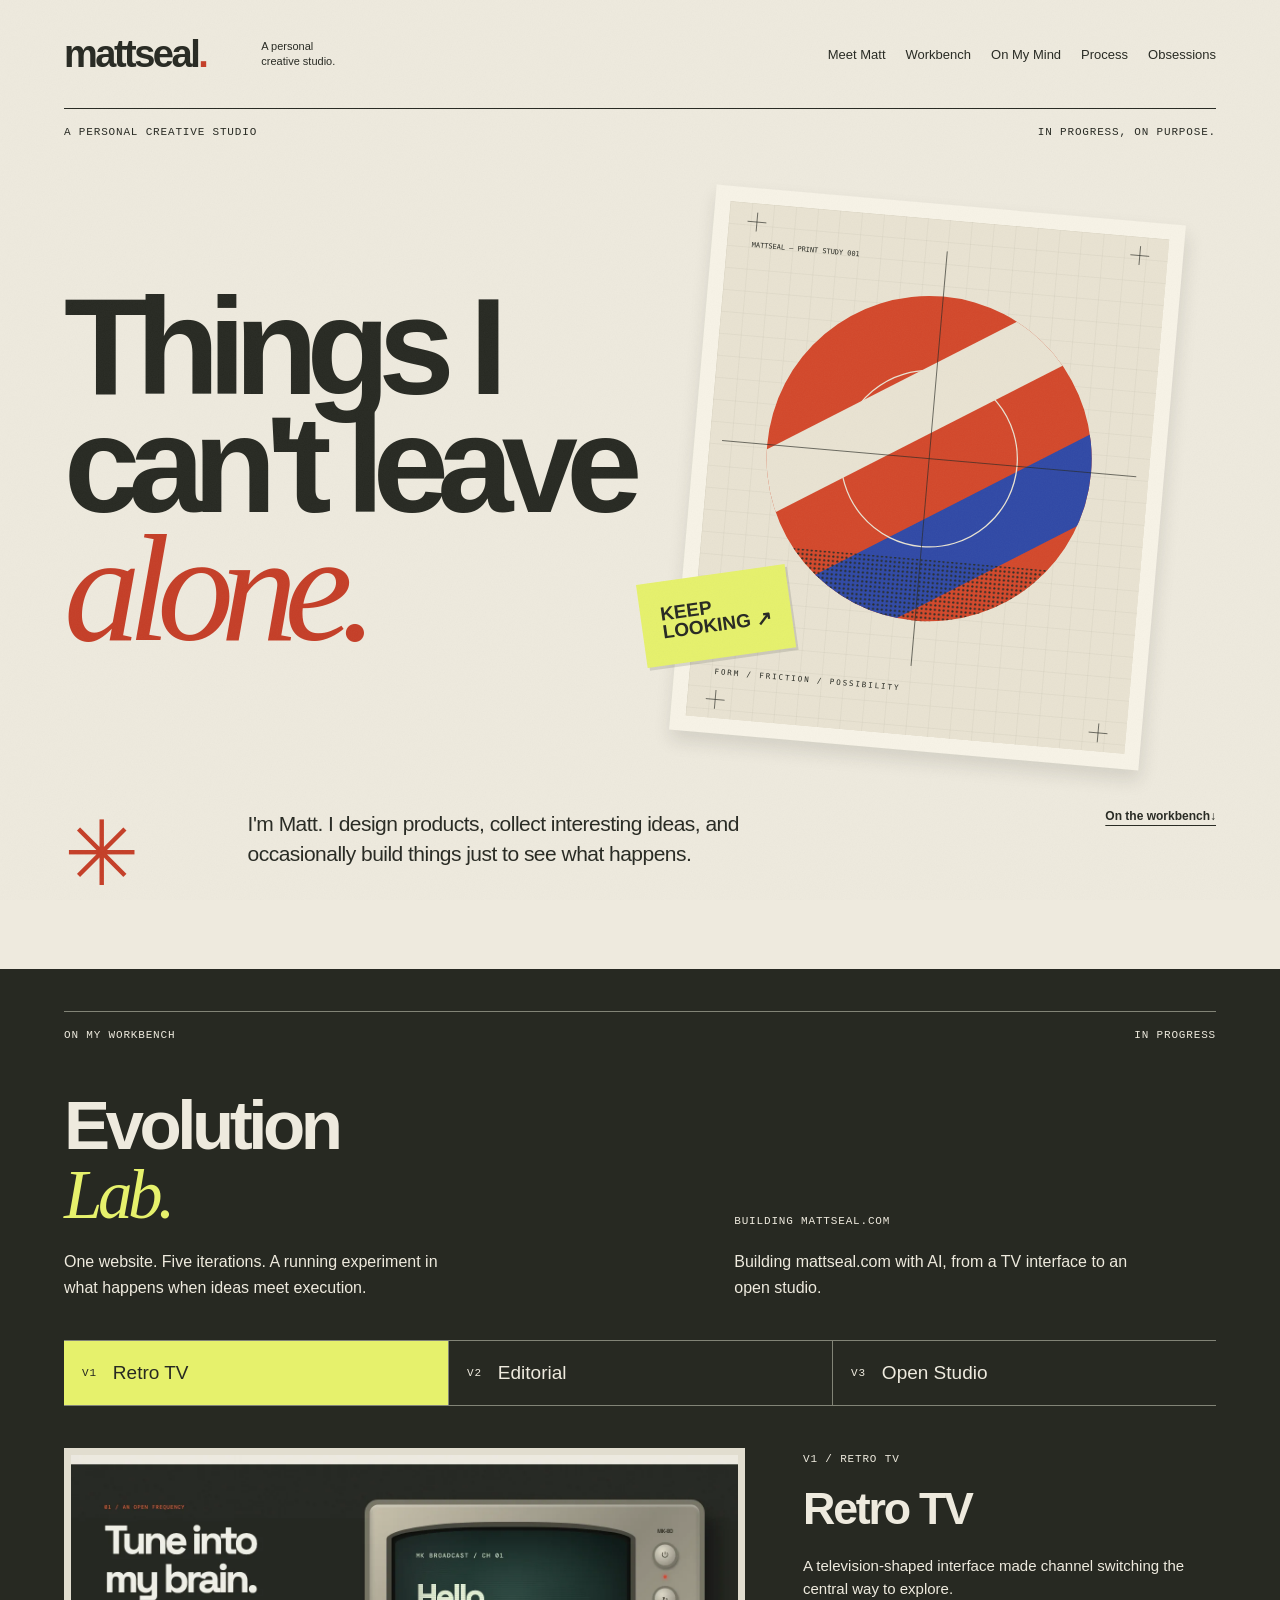
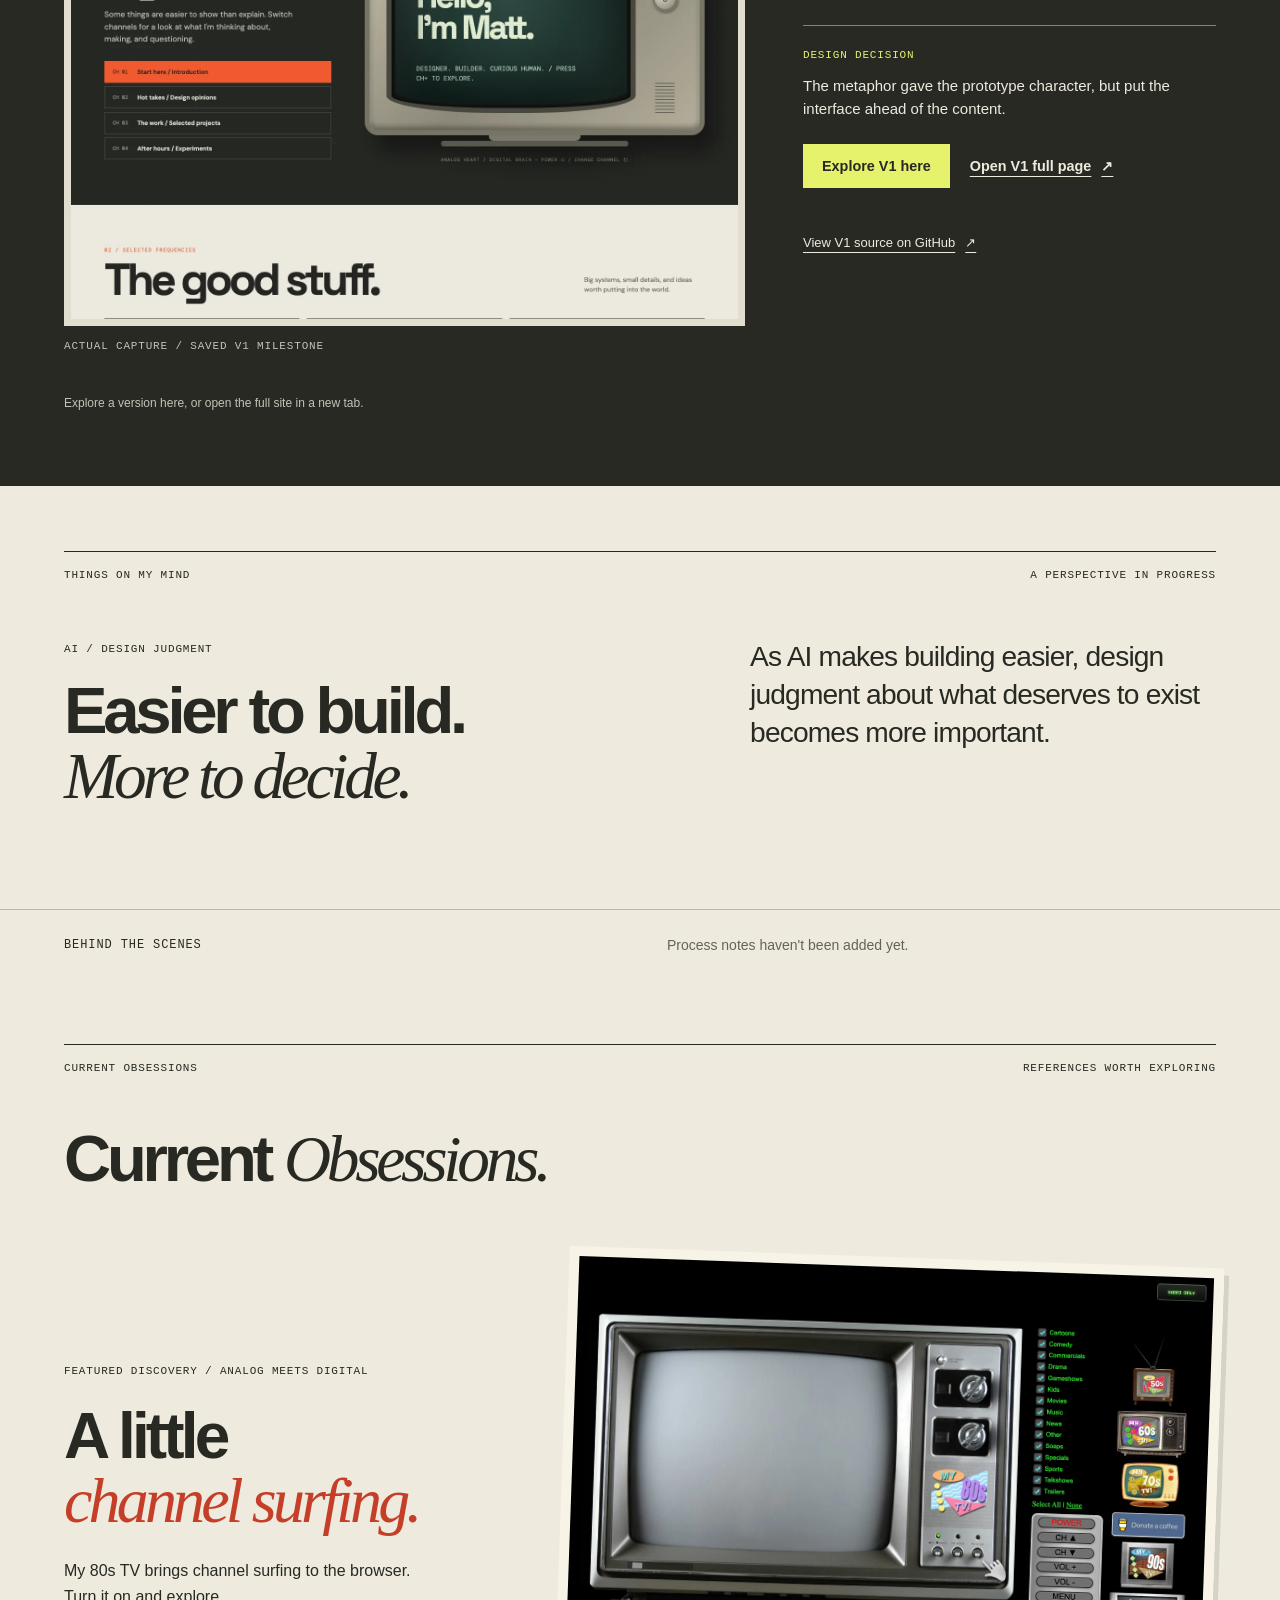
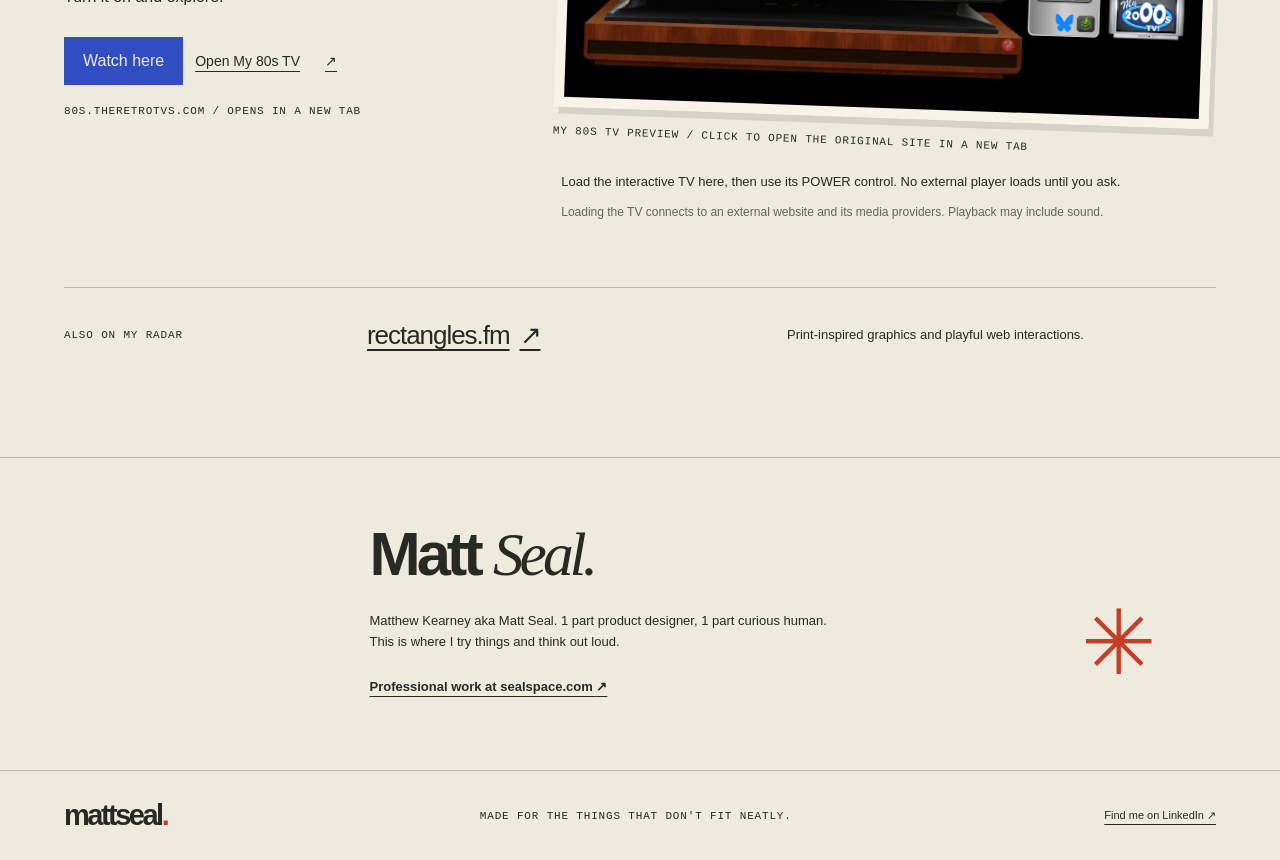
<file: index.html>
<!doctype html>
<html lang="en">
<head>
  <meta charset="utf-8">
  <meta name="viewport" content="width=device-width, initial-scale=1">
  <meta name="theme-color" content="#eeeade">
  <meta name="description" content="Matt's personal creative studio: design, technology, experiments, and things worth exploring.">
  <title>mattseal. — Things I can't leave alone.</title>
  <link rel="canonical" href="https://mattseal.com/">
  <meta property="og:type" content="website">
  <meta property="og:site_name" content="mattseal.">
  <meta property="og:title" content="mattseal. — Things I can't leave alone.">
  <meta property="og:description" content="Matt's personal creative studio: design, technology, experiments, and things worth exploring.">
  <meta property="og:url" content="https://mattseal.com/">
  <meta property="og:image" content="https://mattseal.com/assets/social-preview.png">
  <meta property="og:image:type" content="image/png">
  <meta property="og:image:width" content="1200">
  <meta property="og:image:height" content="630">
  <meta property="og:image:alt" content="mattseal. — Things I can't leave alone. Original red and blue abstract print on warm paper.">
  <meta name="twitter:card" content="summary_large_image">
  <meta name="twitter:title" content="mattseal. — Things I can't leave alone.">
  <meta name="twitter:description" content="Matt's personal creative studio: design, technology, experiments, and things worth exploring.">
  <meta name="twitter:image" content="https://mattseal.com/assets/social-preview.png">
  <meta name="twitter:image:alt" content="mattseal. — Things I can't leave alone. Original red and blue abstract print on warm paper.">
  <link rel="icon" href="assets/favicon.svg" type="image/svg+xml">
  <link rel="stylesheet" href="styles.css">
  <script src="main.js" defer></script>
</head>
<body>
  <a class="skip-link" href="#main">Skip to content</a>
  <header class="masthead wrap">
    <a class="wordmark" href="#top" aria-label="mattseal home">mattseal<span>.</span></a>
    <span class="masthead-note">A personal<br>creative studio.</span>
    <nav aria-label="Main navigation">
      <a href="#meet-matt">Meet Matt</a><a href="#workbench">Workbench</a><a href="#mind">On My Mind</a><a href="#process">Process</a><a href="#obsessions">Obsessions</a>
    </nav>
  </header>
  <main id="main" tabindex="-1">
    <section class="opening wrap" id="top" aria-labelledby="opening-title">
      <div class="studio-meta meta"><span>A personal creative studio</span><span>In progress, on purpose.</span></div>
      <div class="opening-composition">
        <h1 id="opening-title">Things I<br>can't leave<br><em>alone.</em></h1>
        <figure class="opening-art">
          <div class="art-mat"><img src="assets/overprint.svg" width="700" height="820" alt="An original abstract print: vermilion and blue circular forms overlap on a paper grid."></div>
          <span class="art-stamp" aria-hidden="true">KEEP<br>LOOKING ↗</span>

        </figure>

      </div>
      <div class="opening-bottom" id="meet-matt" role="region" aria-label="Meet Matt">
        <span class="asterisk" aria-hidden="true">✳</span>
        <p>I'm Matt. I design products, collect interesting ideas, and occasionally build things just to see what happens.</p>
        <div class="draft-note"><a href="#workbench">On the workbench <span aria-hidden="true">↓</span></a></div>
      </div>
    </section>

    <section class="workbench" id="workbench" aria-labelledby="workbench-title">
      <div class="wrap">
        <div class="section-label meta"><span>On My Workbench</span><span>In progress</span></div>
        <div class="lab-heading"><div><h2 id="workbench-title">Evolution<br><em>Lab.</em></h2><p>One website. Five iterations. A running experiment in what happens when ideas meet execution.</p></div><div><span class="meta">Building mattseal.com</span><p>Building mattseal.com with AI, from a TV interface to an open studio.</p></div></div>
        <div class="evolution-lab">
          <nav class="version-selector" aria-label="Website milestones">
            <a href="#milestone-v1" id="select-v1"><span class="meta">V1</span> Retro TV</a>
            <a href="#milestone-v2" id="select-v2"><span class="meta">V2</span> Editorial</a>
            <a href="#milestone-v3" id="select-v3"><span class="meta">V3</span> Open Studio</a>
          </nav>
          <article class="version-panel" id="milestone-v1" aria-labelledby="title-v1">
            <figure><img src="assets/v1-retro-tv.webp" width="1440" height="1000" loading="lazy" alt="The original prototype showing its retro television and channel controls."><figcaption class="meta">Actual capture / Saved V1 milestone</figcaption></figure>
            <div class="version-commentary"><span class="meta">V1 / Retro TV</span><h3 id="title-v1">Retro TV</h3><p>A television-shaped interface made channel switching the central way to explore.</p><div class="decision"><span class="meta">Design decision</span><p>The metaphor gave the prototype character, but put the interface ahead of the content.</p></div><div class="archive-actions"><button class="archive-load" type="button" hidden aria-controls="archive-stage-v1" aria-expanded="false">Explore V1 here</button><a class="archive-full" href="archive/v1/" target="_blank" rel="noopener noreferrer">Open V1 full page <span aria-hidden="true">↗</span><span class="visually-hidden"> (opens in a new tab)</span></a></div><a class="source-link" href="https://github.com/sealrockswell/mattseal/tree/v1-retro-tv" target="_blank" rel="noopener noreferrer">View V1 source on GitHub <span aria-hidden="true">↗</span></a></div>
          <div class="archive-stage" id="archive-stage-v1" hidden><div class="archive-toolbar"><span class="meta">Live archive / V1</span><button class="archive-close" type="button">Close preview</button></div><p class="archive-status" role="status">Loading historical version…</p></div>
          </article>
          <article class="version-panel" id="milestone-v2" aria-labelledby="title-v2">
            <figure><img src="assets/v2-editorial.webp" width="1440" height="1000" loading="lazy" alt="The saved editorial prototype showing the two-layer print reveal study."><figcaption class="meta">Actual capture / Saved V2 milestone</figcaption></figure>
            <div class="version-commentary"><span class="meta">V2 / Editorial</span><h3 id="title-v2">Editorial</h3><p>Oversized type, paper textures, and a two-layer print study explored a more editorial direction.</p><div class="decision"><span class="meta">Design decision</span><p>The reveal slider added interaction, but its visual payoff did not give visitors enough meaningful content.</p></div><div class="archive-actions"><button class="archive-load" type="button" hidden aria-controls="archive-stage-v2" aria-expanded="false">Explore V2 here</button><a class="archive-full" href="archive/v2/" target="_blank" rel="noopener noreferrer">Open V2 full page <span aria-hidden="true">↗</span><span class="visually-hidden"> (opens in a new tab)</span></a></div><a class="source-link" href="https://github.com/sealrockswell/mattseal/tree/v2-editorial" target="_blank" rel="noopener noreferrer">View V2 source on GitHub <span aria-hidden="true">↗</span></a></div>
          <div class="archive-stage" id="archive-stage-v2" hidden><div class="archive-toolbar"><span class="meta">Live archive / V2</span><button class="archive-close" type="button">Close preview</button></div><p class="archive-status" role="status">Loading historical version…</p></div>
          </article>
          <article class="version-panel" id="milestone-v3" aria-labelledby="title-v3">
            <figure><img src="assets/v3-open-studio.webp" width="1440" height="753" loading="lazy" alt="The saved Open Studio homepage showing the site-building workbench."><figcaption class="meta">Actual capture / Saved V3 milestone</figcaption></figure>
            <div class="version-commentary"><span class="meta">V3 / Open Studio</span><h3 id="title-v3">Open Studio</h3><p>The homepage became a personal creative studio for work in progress, thinking, and creative interests.</p><div class="decision"><span class="meta">Design decision</span><p>Keep the expressive visual foundation. Let real content decide what deserves an interaction.</p></div><div class="archive-actions"><button class="archive-load" type="button" hidden aria-controls="archive-stage-v3" aria-expanded="false">Explore V3 here</button><a class="archive-full" href="archive/v3/" target="_blank" rel="noopener noreferrer">Open V3 full page <span aria-hidden="true">↗</span><span class="visually-hidden"> (opens in a new tab)</span></a></div><a class="source-link" href="https://github.com/sealrockswell/mattseal/tree/v3-open-studio" target="_blank" rel="noopener noreferrer">View V3 source on GitHub <span aria-hidden="true">↗</span></a></div>
          <div class="archive-stage" id="archive-stage-v3" hidden><div class="archive-toolbar"><span class="meta">Live archive / V3</span><button class="archive-close" type="button">Close preview</button></div><p class="archive-status" role="status">Loading historical version…</p></div>
          </article>
          <p class="lab-access">Explore a version here, or open the full site in a new tab.</p>
        </div>
      </div>
    </section>

    <section class="mind section wrap" id="mind" aria-labelledby="mind-title">
      <div class="section-label meta"><span>Things on My Mind</span><span>A perspective in progress</span></div>
      <div class="mind-layout">
        <div><span class="meta">AI / Design judgment</span><h2 id="mind-title">Easier to build.<br><em>More to decide.</em></h2></div>
        <div class="mind-copy"><p>As AI makes building easier, design judgment about what deserves to exist becomes more important.</p></div>
      </div>
    </section>

    <section class="process wrap" id="process" aria-labelledby="process-title">
      <h2 id="process-title" class="meta">Behind the Scenes</h2>
      <p>Process notes haven't been added yet.</p>
    </section>

    <section class="obsessions section wrap" id="obsessions" aria-labelledby="obsessions-title">
      <div class="section-label meta"><span>Current Obsessions</span><span>References worth exploring</span></div>
      <div class="obsessions-heading"><h2 id="obsessions-title">Current <em>Obsessions.</em></h2></div>
      <article class="tv-discovery" aria-labelledby="discovery-title">
        <div class="discovery-copy"><span class="meta">Featured discovery / Analog meets digital</span><h3 id="discovery-title">A little<br><em>channel surfing.</em></h3><p>My 80s TV brings channel surfing to the browser. Turn it on and explore.</p><div class="tv-actions"><button class="tv-load" type="button" hidden aria-controls="tv-stage" aria-expanded="false">Watch here</button><a class="discovery-link" href="https://80s.theretrotvs.com/" target="_blank" rel="noopener noreferrer">Open My 80s TV <span aria-hidden="true">↗</span><span class="visually-hidden"> (opens in a new tab)</span></a></div><span class="discovery-domain meta">80s.theretrotvs.com / Opens in a new tab</span></div>
        <div class="tv-experience">
          <div class="tv-toolbar" hidden><span class="meta">Live / My 80s TV</span><button class="tv-close" type="button">Close TV</button></div>
          <div id="tv-stage">
            <figure class="discovery-preview"><a href="https://80s.theretrotvs.com/" aria-label="Launch My 80s TV (opens in a new tab)" target="_blank" rel="noopener noreferrer"><img src="assets/my-80s-tv.webp" width="1440" height="1000" loading="lazy" alt="Actual screenshot of My 80s TV, with a vintage television and channel controls."></a><figcaption class="meta">My 80s TV preview / Click to open the original site in a new tab</figcaption></figure>
          </div>
          <p class="tv-help" id="tv-help" aria-live="polite">Launch the original TV experience in a new tab.</p>
          <p class="tv-disclosure">Loading the TV connects to an external website and its media providers. Playback may include sound.</p>
        </div>
      </article>
      <aside class="supporting-reference" aria-label="Another creative reference"><span class="meta">Also on my radar</span><a href="https://rectangles.fm/" target="_blank" rel="noopener noreferrer">rectangles.fm <span aria-hidden="true">↗</span></a><p>Print-inspired graphics and playful web interactions.</p></aside>
    </section>
    <section class="signoff wrap" aria-labelledby="about-title"><div><h2 id="about-title">Matt <em>Seal.</em></h2><p>Matthew Kearney aka Matt Seal. 1 part product designer, 1 part curious human.<br>This is where I try things and think out loud.</p><a class="professional-link" href="https://sealspace.com/" target="_blank" rel="noopener noreferrer">Professional work at sealspace.com <span aria-hidden="true">↗</span></a></div><span class="signoff-star" aria-hidden="true">✳</span></section>
  </main>
  <footer class="wrap"><a class="wordmark" href="#top">mattseal<span>.</span></a><span class="meta">Made for the things that don't fit neatly.</span><a href="https://www.linkedin.com/in/matthewkearneydesign/" target="_blank" rel="noopener noreferrer">Find me on LinkedIn ↗</a></footer>
</body>
</html>
</file>
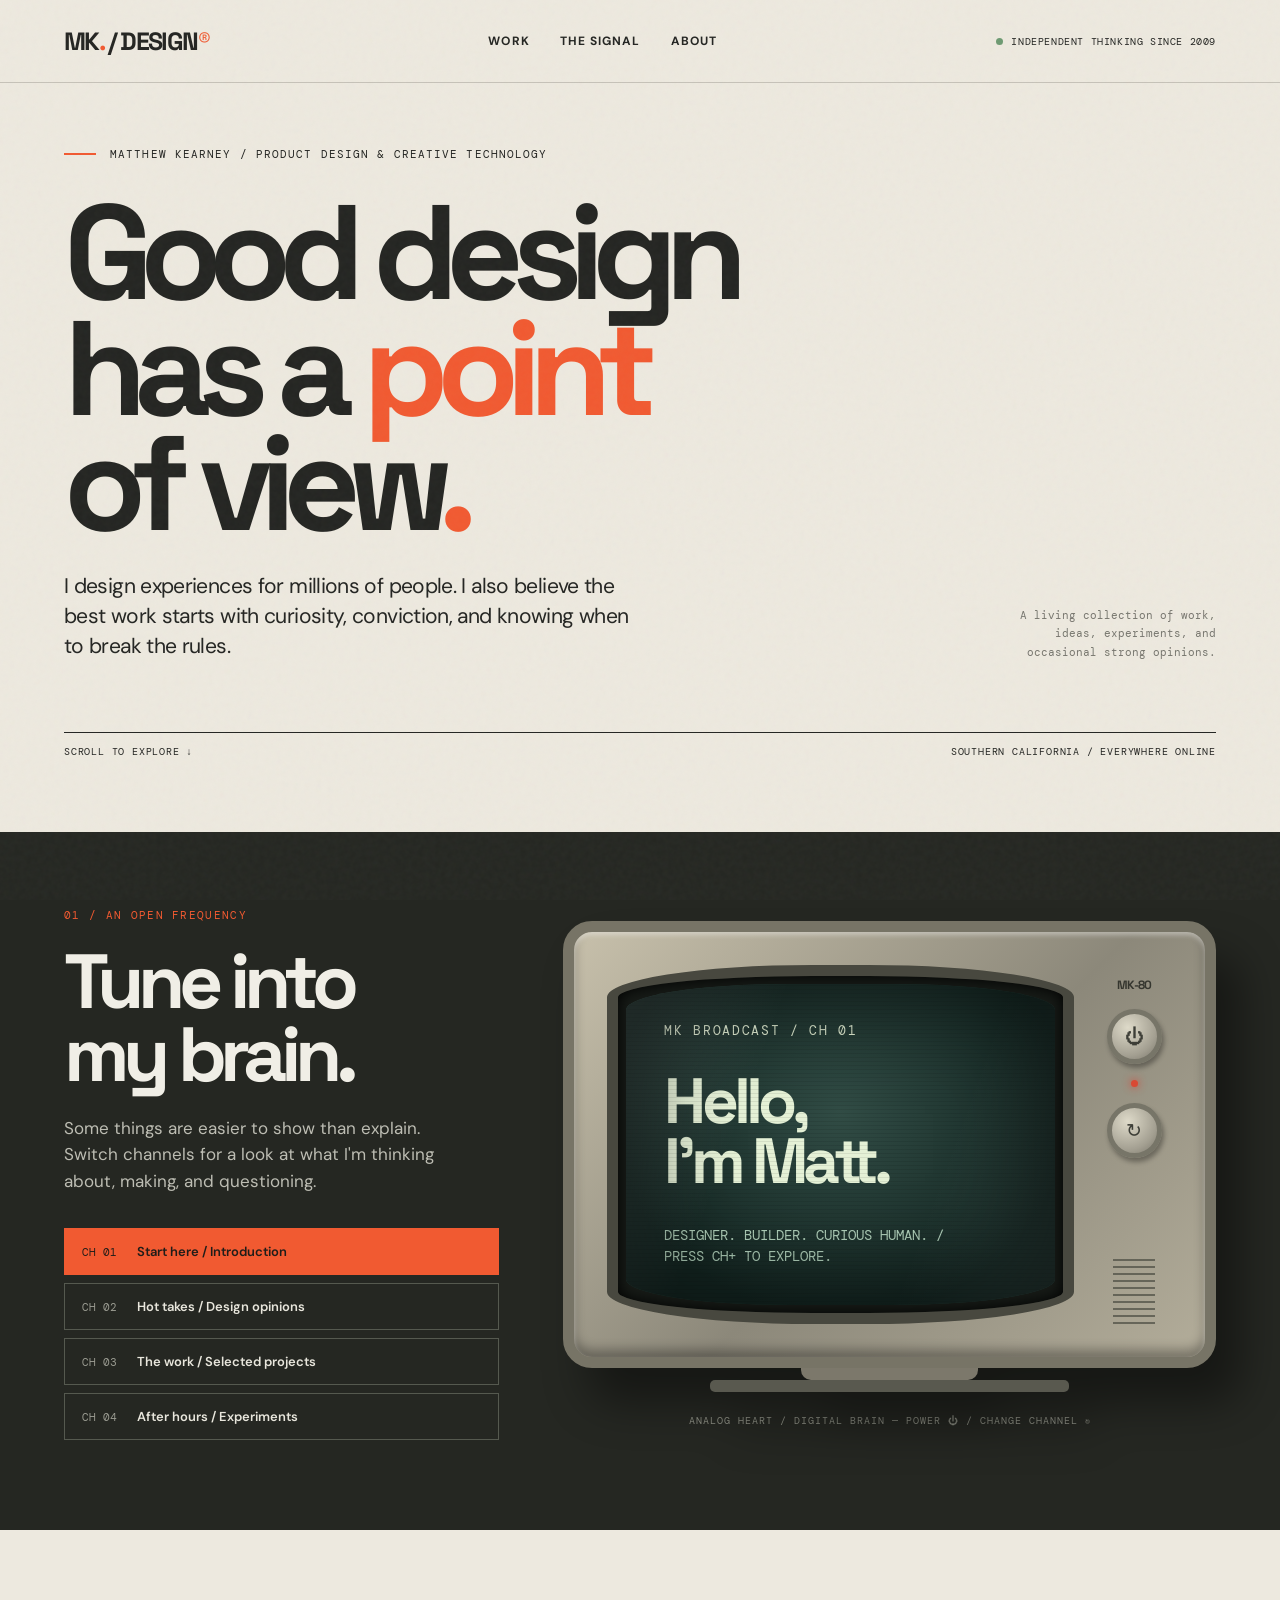
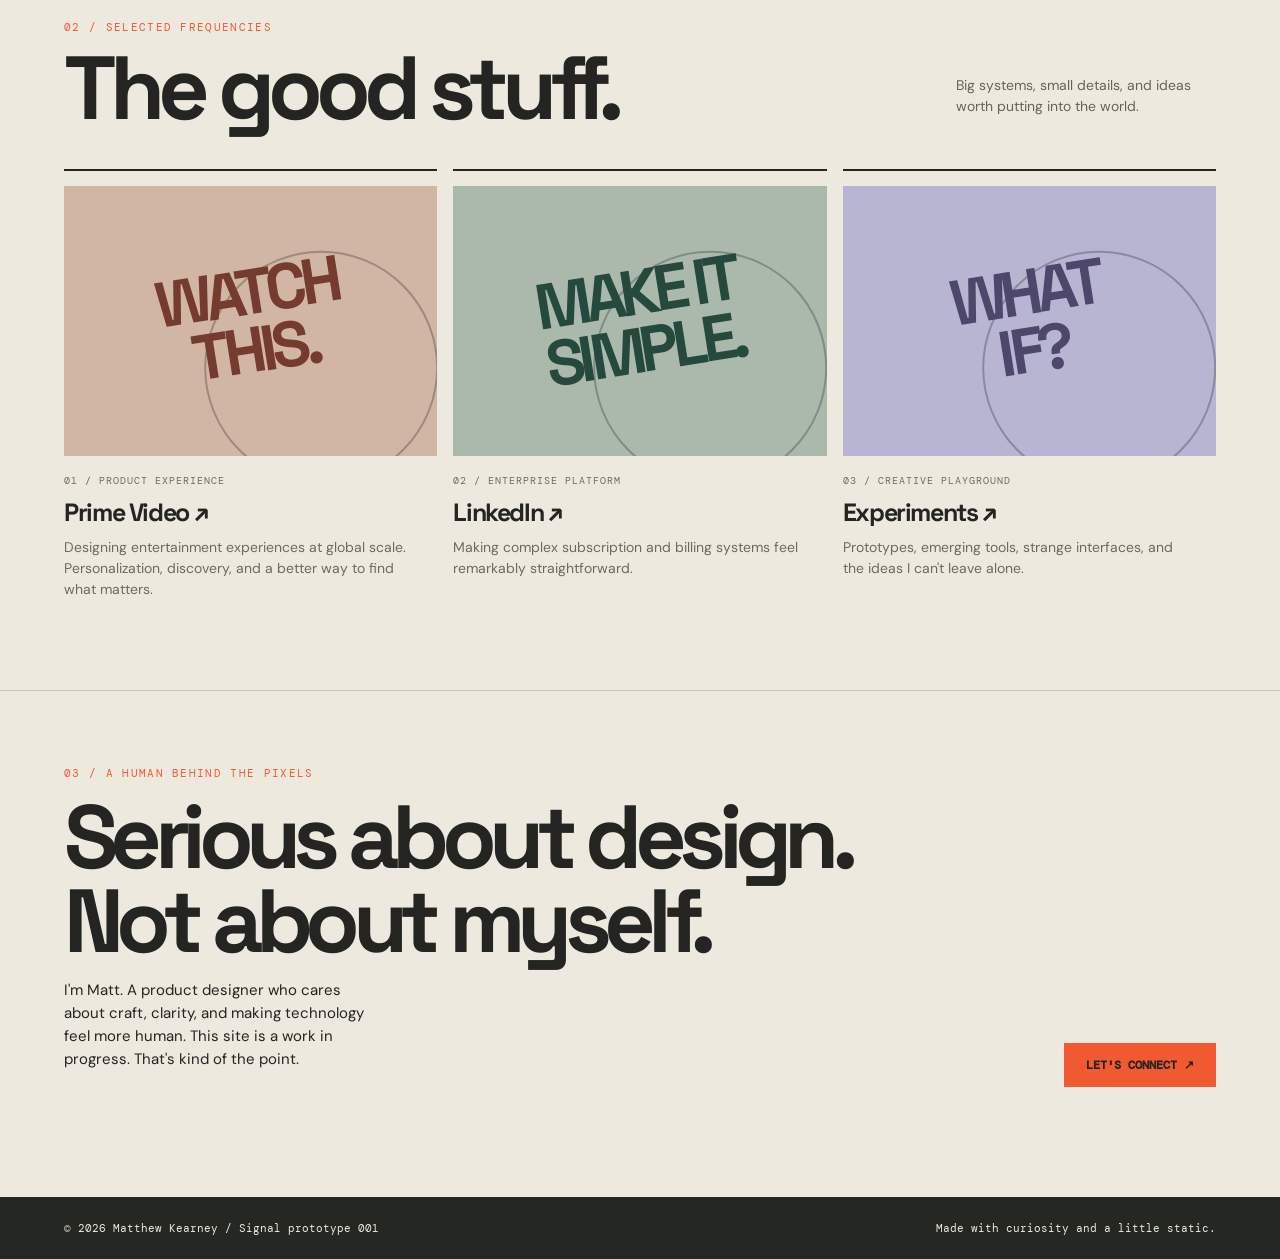
<file: archive/v1/index.html>
<!doctype html>
<html lang="en"><head><meta charset="utf-8"><meta name="viewport" content="width=device-width,initial-scale=1"><meta name="theme-color" content="#ede9df"><title>Matthew Kearney — Design, with a point of view</title><style>
@import url('assets/fonts.css');
:root{--paper:#ede9df;--ink:#242522;--muted:#77766e;--orange:#f15a31;--line:#c6c2b8}*{box-sizing:border-box}html{scroll-behavior:smooth}body{margin:0;background:var(--paper);color:var(--ink);font-family:'DM Sans',sans-serif}body:before{content:'';position:fixed;inset:0;pointer-events:none;z-index:20;opacity:.14;background-image:url("data:image/svg+xml,%3Csvg viewBox='0 0 180 180' xmlns='http://www.w3.org/2000/svg'%3E%3Cfilter id='n'%3E%3CfeTurbulence type='fractalNoise' baseFrequency='.88' numOctaves='3' stitchTiles='stitch'/%3E%3C/filter%3E%3Crect width='100%25' height='100%25' filter='url(%23n)' opacity='.24'/%3E%3C/svg%3E")}a{color:inherit}button{font:inherit;cursor:pointer}header{display:flex;align-items:center;justify-content:space-between;padding:25px clamp(22px,5vw,90px);border-bottom:1px solid var(--line)}.logo{font-family:'Space Grotesk';font-weight:700;letter-spacing:-.065em;font-size:25px;text-decoration:none}.logo i{color:var(--orange);font-style:normal}nav{display:flex;gap:30px}nav a{font-size:12px;text-decoration:none;font-weight:700;text-transform:uppercase;letter-spacing:.09em}nav a:hover,.inline:hover{color:var(--orange)}.status{font:10px 'DM Mono';text-transform:uppercase;letter-spacing:.06em}.dot{display:inline-block;width:7px;height:7px;border-radius:50%;background:#6e9a72;margin-right:8px}.hero{padding:64px clamp(22px,5vw,90px) 74px;max-width:1600px;margin:auto}.eyebrow{font:11px 'DM Mono';letter-spacing:.1em;text-transform:uppercase;display:flex;gap:14px;align-items:center}.eyebrow:before{content:'';width:32px;height:2px;background:var(--orange)}h1{font-family:'Space Grotesk',sans-serif;font-size:clamp(68px,10.5vw,170px);line-height:.86;letter-spacing:-.095em;font-weight:700;margin:34px 0 30px;max-width:1280px}h1 em{font-style:normal;color:var(--orange)}.hero-bottom{display:flex;justify-content:space-between;align-items:end;gap:40px}.hero-bottom p{font-size:clamp(17px,1.65vw,23px);line-height:1.42;max-width:570px;letter-spacing:-.03em;margin:0}.hero-bottom .annotation{font:11px/1.7 'DM Mono';max-width:220px;text-align:right;color:var(--muted)}.rule{border-top:1px solid var(--ink);margin-top:70px;display:flex;justify-content:space-between;padding-top:12px;font:10px 'DM Mono';text-transform:uppercase;letter-spacing:.08em}.broadcast{background:#252722;color:#f0eee6;padding:76px clamp(22px,5vw,90px) 90px;overflow:hidden}.broadcast-inner{max-width:1450px;margin:auto;display:grid;grid-template-columns:minmax(300px,.8fr) minmax(400px,1.2fr);gap:5vw;align-items:center}.section-kicker{font:11px 'DM Mono';color:var(--orange);text-transform:uppercase;letter-spacing:.12em}.broadcast h2{font:700 clamp(49px,6vw,92px)/.96 'Space Grotesk';letter-spacing:-.08em;margin:23px 0}.broadcast p{font-size:17px;line-height:1.55;max-width:410px;color:#bdbdb3}.channel-list{display:grid;gap:8px;margin-top:34px}.channel{width:100%;text-align:left;background:transparent;color:#e8e6dc;border:1px solid #55594f;padding:14px 17px;display:flex;gap:20px;align-items:center;transition:.2s}.channel span{font:11px 'DM Mono';color:#9a9b91}.channel strong{font-size:13px;font-weight:600}.channel.active{background:var(--orange);border-color:var(--orange);color:#201d19}.channel.active span{color:#201d19}.tv-wrap{position:relative;max-width:790px;width:100%;margin:auto;filter:drop-shadow(25px 35px 22px #0006)}.tv{background:linear-gradient(135deg,#c7c0ab,#8c887a 53%,#b3ad9a);border:11px solid #777466;border-radius:29px;padding:5%;box-shadow:inset 0 3px 5px #fff6,inset 0 -7px 12px #0005}.tv-front{display:grid;grid-template-columns:minmax(0,1fr) 76px;gap:4%;align-items:stretch}.screen-frame{background:#171b17;border:11px solid #48483f;border-radius:44% / 9%;padding:8px;box-shadow:inset 0 0 15px #000}.screen{aspect-ratio:4/3;position:relative;overflow:hidden;background:#131f1b;border-radius:38% / 8%;isolation:isolate;display:flex;align-items:center;justify-content:center}.screen:after{content:'';position:absolute;inset:0;pointer-events:none;z-index:5;background:repeating-linear-gradient(0deg,#0000 0px,#0000 3px,#0004 4px);opacity:.6;box-shadow:inset 0 0 90px 22px #000b;border-radius:inherit}.screen:before{content:'';position:absolute;inset:0;z-index:4;pointer-events:none;background:linear-gradient(110deg,#fff2,transparent 30%,transparent 70%,#fff1)}.screen-content{position:absolute;inset:0;display:flex;flex-direction:column;justify-content:space-between;padding:9%;background:radial-gradient(ellipse at 50% 40%,#314c45,#142622 75%);color:#e5f1d6}.screen-content .screen-label{font:clamp(8px,1vw,13px) 'DM Mono';letter-spacing:.13em}.screen-content h3{font:700 clamp(30px,5vw,75px)/.93 'Space Grotesk';letter-spacing:-.075em;margin:auto 0}.screen-content p{font:clamp(9px,1.1vw,14px)/1.5 'DM Mono';color:#b2d2bc;margin:0;max-width:85%}.screen-content[data-channel="1"]{background:radial-gradient(circle at 70% 30%,#a85b39,#412c26 65%,#221d1a)}.screen-content[data-channel="1"] p{color:#f7b99e}.screen-content[data-channel="2"]{background:radial-gradient(circle at 30% 20%,#727da3,#242f49 70%)}.screen-content[data-channel="2"] p{color:#c5d0ef}.screen-content[data-channel="3"]{background:radial-gradient(circle at 50% 40%,#777348,#303327 70%)}.screen-content[data-channel="3"] p{color:#d8d6b3}.static{position:absolute;inset:0;z-index:7;opacity:0;pointer-events:none;background:repeating-radial-gradient(circle at 25% 30%,#eee 0px,#555 1px,#111 2px,#aaa 3px);background-size:9px 9px}.static.on{animation:static .38s steps(5) forwards}@keyframes static{0%{opacity:1;transform:translate(4px,0)}90%{opacity:.8;transform:translate(-4px,3px)}100%{opacity:0}}.screen.off .screen-content{opacity:0}.screen.off{background:#0b0e0c}.controls{display:flex;flex-direction:column;align-items:center;gap:16px;padding-top:12px}.tv-mark{font:700 12px 'Space Grotesk';letter-spacing:-.08em;color:#35362f}.knob{border:5px solid #777568;background:radial-gradient(circle at 35% 30%,#dedac9,#a4a092 65%,#7b776b);width:55px;height:55px;border-radius:50%;box-shadow:2px 4px 5px #0005;display:grid;place-items:center;color:#3d3e37;font-size:19px}.knob:hover{transform:rotate(12deg)}.knob:focus-visible,.channel:focus-visible,a:focus-visible{outline:3px solid #ffb66d;outline-offset:3px}.power-indicator{width:7px;height:7px;background:#d94934;border-radius:50%;box-shadow:0 0 9px #e03c2d}.power-indicator.off{background:#5c5b54;box-shadow:none}.speaker{width:42px;height:65px;margin-top:auto;background:repeating-linear-gradient(0deg,#494a40 0 2px,transparent 2px 7px);opacity:.7}.tv-base{width:27%;height:12px;background:#7c786b;margin:auto;border-radius:0 0 10px 10px}.tv-foot{width:55%;height:12px;background:#59594f;margin:auto;border-radius:5px}.tv-caption{text-align:center;color:#8b8d82;font:10px 'DM Mono';margin-top:22px;letter-spacing:.1em}.content{padding:90px clamp(22px,5vw,90px);max-width:1600px;margin:auto}.content-heading{display:flex;align-items:end;justify-content:space-between;gap:30px;margin-bottom:38px}.content h2{font:700 clamp(48px,7vw,96px)/.95 'Space Grotesk';letter-spacing:-.08em;margin:12px 0 0}.content-heading p{max-width:260px;font-size:14px;line-height:1.5;color:#65645c}.cards{display:grid;grid-template-columns:repeat(3,1fr);gap:16px}.card{border-top:2px solid var(--ink);padding-top:15px;text-decoration:none;display:block}.art{height:270px;overflow:hidden;display:flex;align-items:center;justify-content:center;position:relative;margin-bottom:18px}.art.one{background:#d2b6a5}.art.two{background:#aab9ac}.art.three{background:#b8b5d2}.art .art-word{font:700 clamp(43px,5vw,80px)/.9 'Space Grotesk';letter-spacing:-.09em;transform:rotate(-9deg);text-align:center}.art.one .art-word{color:#753b2e}.art.two .art-word{color:#26493e}.art.three .art-word{color:#4d476b}.art:before{content:'';position:absolute;width:230px;height:230px;border:2px solid currentColor;border-radius:50%;opacity:.3;transform:translate(30%,20%)}.card .meta{font:10px 'DM Mono';text-transform:uppercase;letter-spacing:.1em;color:#6c6c64}.card h3{font:700 25px 'Space Grotesk';letter-spacing:-.055em;margin:9px 0}.card p{font-size:14px;line-height:1.5;color:#6a6b63;margin:0;max-width:350px}.card:hover .art-word{transform:rotate(0deg) scale(1.05);transition:.3s}.about{border-top:1px solid var(--line);padding:75px clamp(22px,5vw,90px) 110px;display:flex;justify-content:space-between;gap:40px;align-items:end}.about h2{font:700 clamp(45px,7vw,110px)/.94 'Space Grotesk';letter-spacing:-.085em;margin:15px 0;max-width:930px}.about p{max-width:310px;line-height:1.55;font-size:15px}.pill{display:inline-block;background:var(--orange);padding:14px 22px;text-decoration:none;font:700 12px 'DM Mono';text-transform:uppercase;white-space:nowrap}.pill:hover{background:#d84c25}footer{background:#252722;color:#eeeae0;padding:24px clamp(22px,5vw,90px);display:flex;justify-content:space-between;gap:20px;font:11px 'DM Mono'}@media(max-width:900px){.broadcast-inner{grid-template-columns:1fr}.broadcast-copy{max-width:680px}.tv-wrap{max-width:650px}.cards{grid-template-columns:1fr 1fr}.about{display:block}.about p{max-width:600px}}@media(max-width:600px){header{padding:20px}nav{gap:15px}nav a{font-size:10px}.status{display:none}.hero{padding-top:55px}h1{font-size:clamp(60px,13vw,90px)}.hero-bottom{display:block}.hero-bottom .annotation{margin-top:30px;text-align:left}.broadcast{padding-top:65px}.tv-front{grid-template-columns:minmax(0,1fr) 48px}.tv{border-width:6px;border-radius:20px;padding:3%}.screen-frame{border-width:6px;padding:4px}.controls{gap:12px}.knob{width:37px;height:37px;border-width:3px;font-size:14px}.speaker{width:27px}.screen-content h3{font-size:clamp(25px,8vw,48px)}.screen-content p{font-size:9px}.cards{grid-template-columns:1fr}.art{height:250px}.content-heading{display:block}.about{padding-bottom:70px}footer{flex-direction:column}.rule{margin-top:45px}}@media(prefers-reduced-motion:reduce){*,*:before,*:after{animation-duration:.01ms!important;scroll-behavior:auto!important;transition-duration:.01ms!important}}
</style></head><body><header><a class="logo" href="#top">MK<span style="color:var(--orange)">.</span> / DESIGN<i>®</i></a><nav aria-label="Main navigation"><a href="#work">Work</a><a href="#broadcast">The Signal</a><a href="#about">About</a></nav><div class="status"><span class="dot"></span>Independent thinking since 2009</div></header><main id="top"><section class="hero"><div class="eyebrow">Matthew Kearney / Product design & creative technology</div><h1>Good design<br>has a <em>point</em><br>of view<span style="color:var(--orange)">.</span></h1><div class="hero-bottom"><p>I design experiences for millions of people. I also believe the best work starts with curiosity, conviction, and knowing when to break the rules.</p><div class="annotation">A living collection of work, ideas, experiments, and occasional strong opinions.</div></div><div class="rule"><span>Scroll to explore ↓</span><span>Southern California / Everywhere online</span></div></section><section class="broadcast" id="broadcast"><div class="broadcast-inner"><div class="broadcast-copy"><div class="section-kicker">01 / An open frequency</div><h2>Tune into<br>my brain.</h2><p>Some things are easier to show than explain. Switch channels for a look at what I'm thinking about, making, and questioning.</p><div class="channel-list" role="group" aria-label="TV channels"><button class="channel active" data-channel="0" aria-pressed="true"><span>CH 01</span><strong>Start here / Introduction</strong></button><button class="channel" data-channel="1" aria-pressed="false"><span>CH 02</span><strong>Hot takes / Design opinions</strong></button><button class="channel" data-channel="2" aria-pressed="false"><span>CH 03</span><strong>The work / Selected projects</strong></button><button class="channel" data-channel="3" aria-pressed="false"><span>CH 04</span><strong>After hours / Experiments</strong></button></div></div><div><div class="tv-wrap"><div class="tv"><div class="tv-front"><div class="screen-frame"><div class="screen" id="screen" aria-live="polite"><div class="screen-content" id="screenContent" data-channel="0"><div class="screen-label" id="screenLabel">MK BROADCAST / CH 01</div><h3 id="screenTitle">Hello,<br>I'm Matt.</h3><p id="screenDesc">DESIGNER. BUILDER. CURIOUS HUMAN. / PRESS CH+ TO EXPLORE.</p></div><div class="static" id="static"></div></div></div><div class="controls"><div class="tv-mark">MK-80</div><button class="knob" id="power" aria-label="Toggle television power" title="Power">⏻</button><span class="power-indicator" id="indicator"></span><button class="knob" id="next" aria-label="Next channel" title="Next channel">↻</button><div class="speaker" aria-hidden="true"></div></div></div></div><div class="tv-base"></div><div class="tv-foot"></div></div><div class="tv-caption">ANALOG HEART / DIGITAL BRAIN — POWER ⏻ / CHANGE CHANNEL ↻</div></div></div></section><section class="content" id="work"><div class="content-heading"><div><div class="section-kicker">02 / Selected frequencies</div><h2>The good stuff.</h2></div><p>Big systems, small details, and ideas worth putting into the world.</p></div><div class="cards"><a class="card" href="https://sealspace.com" target="_blank" rel="noopener"><div class="art one"><span class="art-word">WATCH<br>THIS.</span></div><div class="meta">01 / Product experience</div><h3>Prime Video ↗</h3><p>Designing entertainment experiences at global scale. Personalization, discovery, and a better way to find what matters.</p></a><a class="card" href="https://sealspace.com" target="_blank" rel="noopener"><div class="art two"><span class="art-word">MAKE IT<br>SIMPLE.</span></div><div class="meta">02 / Enterprise platform</div><h3>LinkedIn ↗</h3><p>Making complex subscription and billing systems feel remarkably straightforward.</p></a><a class="card" href="#broadcast"><div class="art three"><span class="art-word">WHAT<br>IF?</span></div><div class="meta">03 / Creative playground</div><h3>Experiments ↗</h3><p>Prototypes, emerging tools, strange interfaces, and the ideas I can't leave alone.</p></a></div></section><section class="about" id="about"><div><div class="section-kicker">03 / A human behind the pixels</div><h2>Serious about design.<br>Not about myself.</h2><p>I'm Matt. A product designer who cares about craft, clarity, and making technology feel more human. This site is a work in progress. That's kind of the point.</p></div><a class="pill" href="https://www.linkedin.com/in/matthewkearneydesign/" target="_blank" rel="noopener">Let's connect ↗</a></section></main><footer><span>© 2026 Matthew Kearney / Signal prototype 001</span><span>Made with curiosity and a little static.</span></footer><script>
const channels=[{title:'Hello,<br>I\'m Matt.',desc:'DESIGNER. BUILDER. CURIOUS HUMAN. / PRESS CH+ TO EXPLORE.'},{title:'More isn\'t<br>better.',desc:'JUST BECAUSE WE CAN BUILD IT DOESN\'T MEAN WE SHOULD.'},{title:'Ideas at<br>scale.',desc:'PRIME VIDEO / LINKEDIN / REAL PRODUCTS, REAL PEOPLE.'},{title:'Stay<br>curious.',desc:'PROTOTYPES, ANALOG OBSESSIONS & THE OCCASIONAL HAPPY ACCIDENT.'}];let current=0,powered=true,timer;const screen=document.getElementById('screen'),content=document.getElementById('screenContent'),noise=document.getElementById('static');function setChannel(n){current=(n+channels.length)%channels.length;document.querySelectorAll('.channel').forEach((b,i)=>{b.classList.toggle('active',i===current);b.setAttribute('aria-pressed',String(i===current))});if(!powered)return;noise.classList.remove('on');void noise.offsetWidth;noise.classList.add('on');clearTimeout(timer);timer=setTimeout(()=>{content.dataset.channel=String(current);document.getElementById('screenLabel').textContent='MK BROADCAST / CH 0'+(current+1);document.getElementById('screenTitle').innerHTML=channels[current].title;document.getElementById('screenDesc').textContent=channels[current].desc},180)}document.querySelectorAll('.channel').forEach(b=>b.addEventListener('click',()=>setChannel(Number(b.dataset.channel))));document.getElementById('next').addEventListener('click',()=>setChannel(current+1));document.getElementById('power').addEventListener('click',()=>{powered=!powered;screen.classList.toggle('off',!powered);document.getElementById('indicator').classList.toggle('off',!powered);document.getElementById('power').setAttribute('aria-pressed',String(powered));if(powered)setChannel(current)});document.addEventListener('keydown',e=>{if((e.key==='ArrowRight'||e.key==='ArrowLeft')&&document.activeElement.closest('.broadcast')){e.preventDefault();setChannel(current+(e.key==='ArrowRight'?1:-1))}});
</script></body></html>
</file>
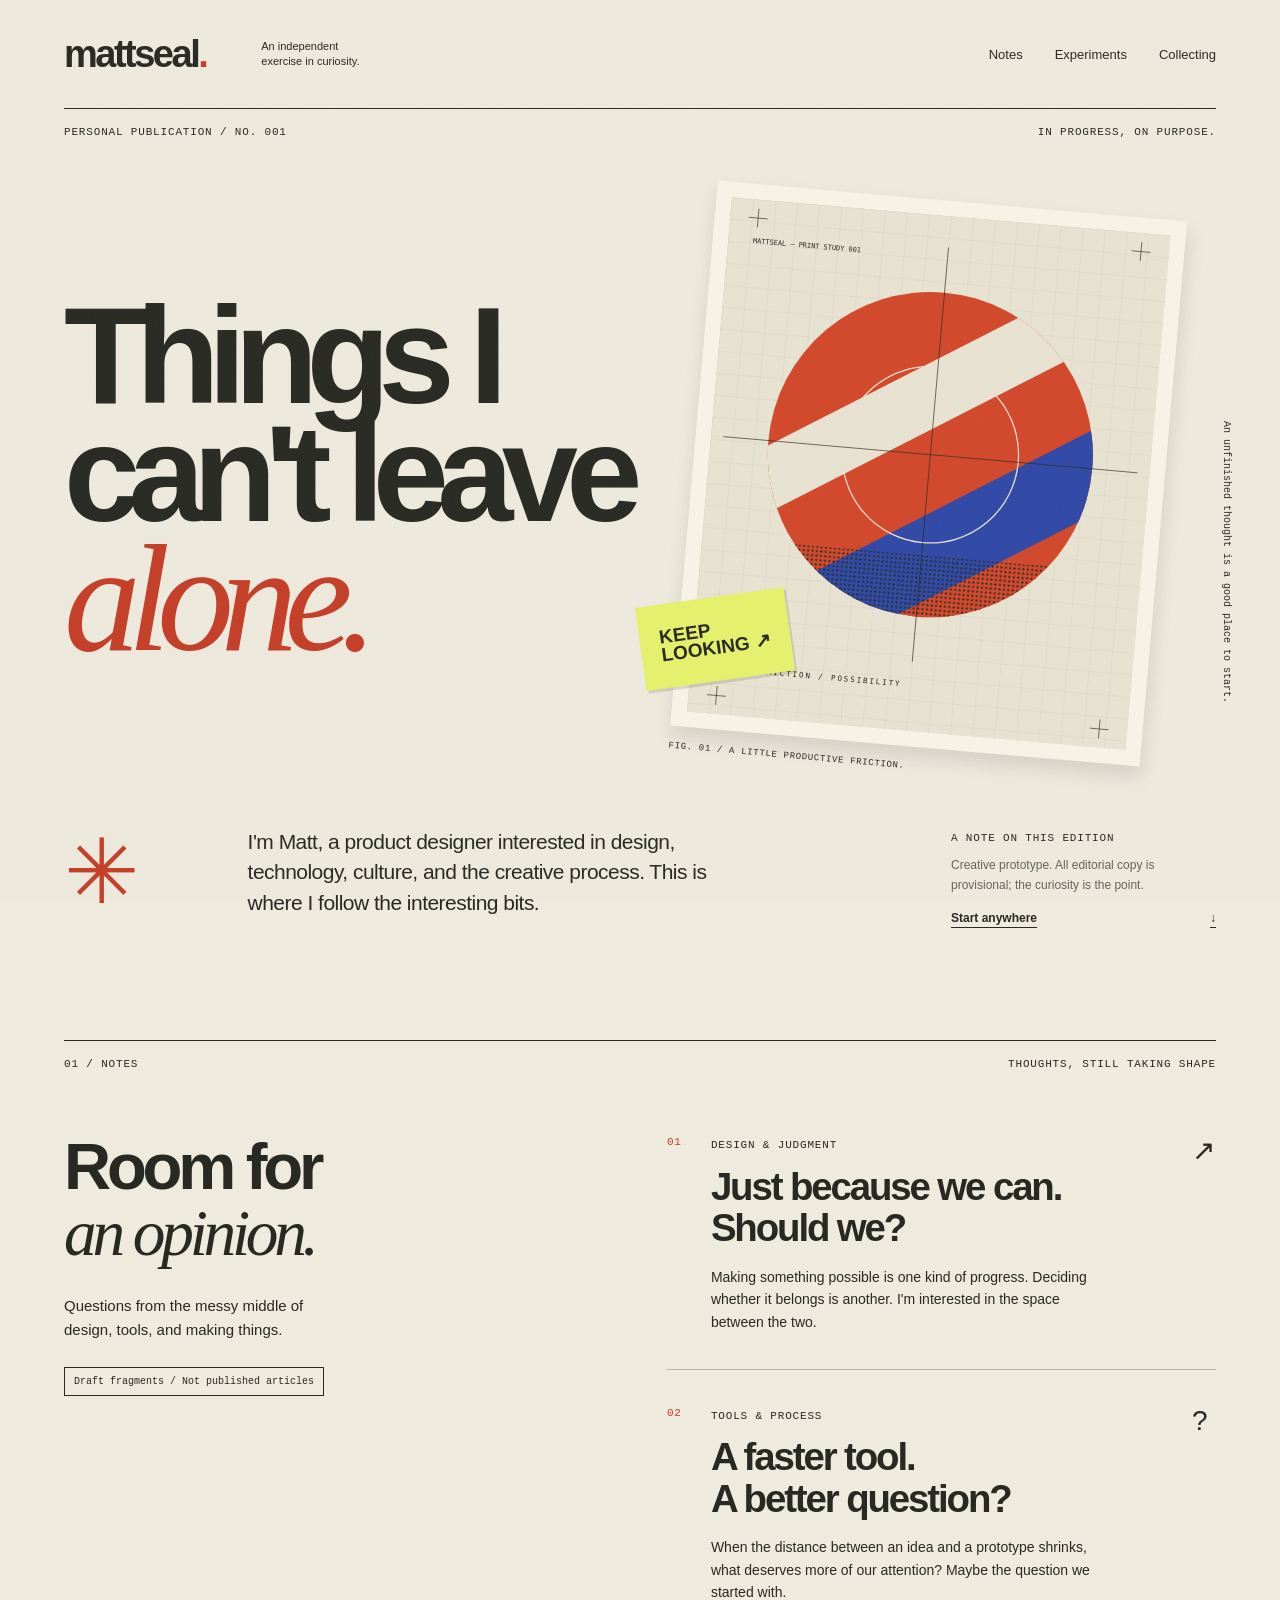
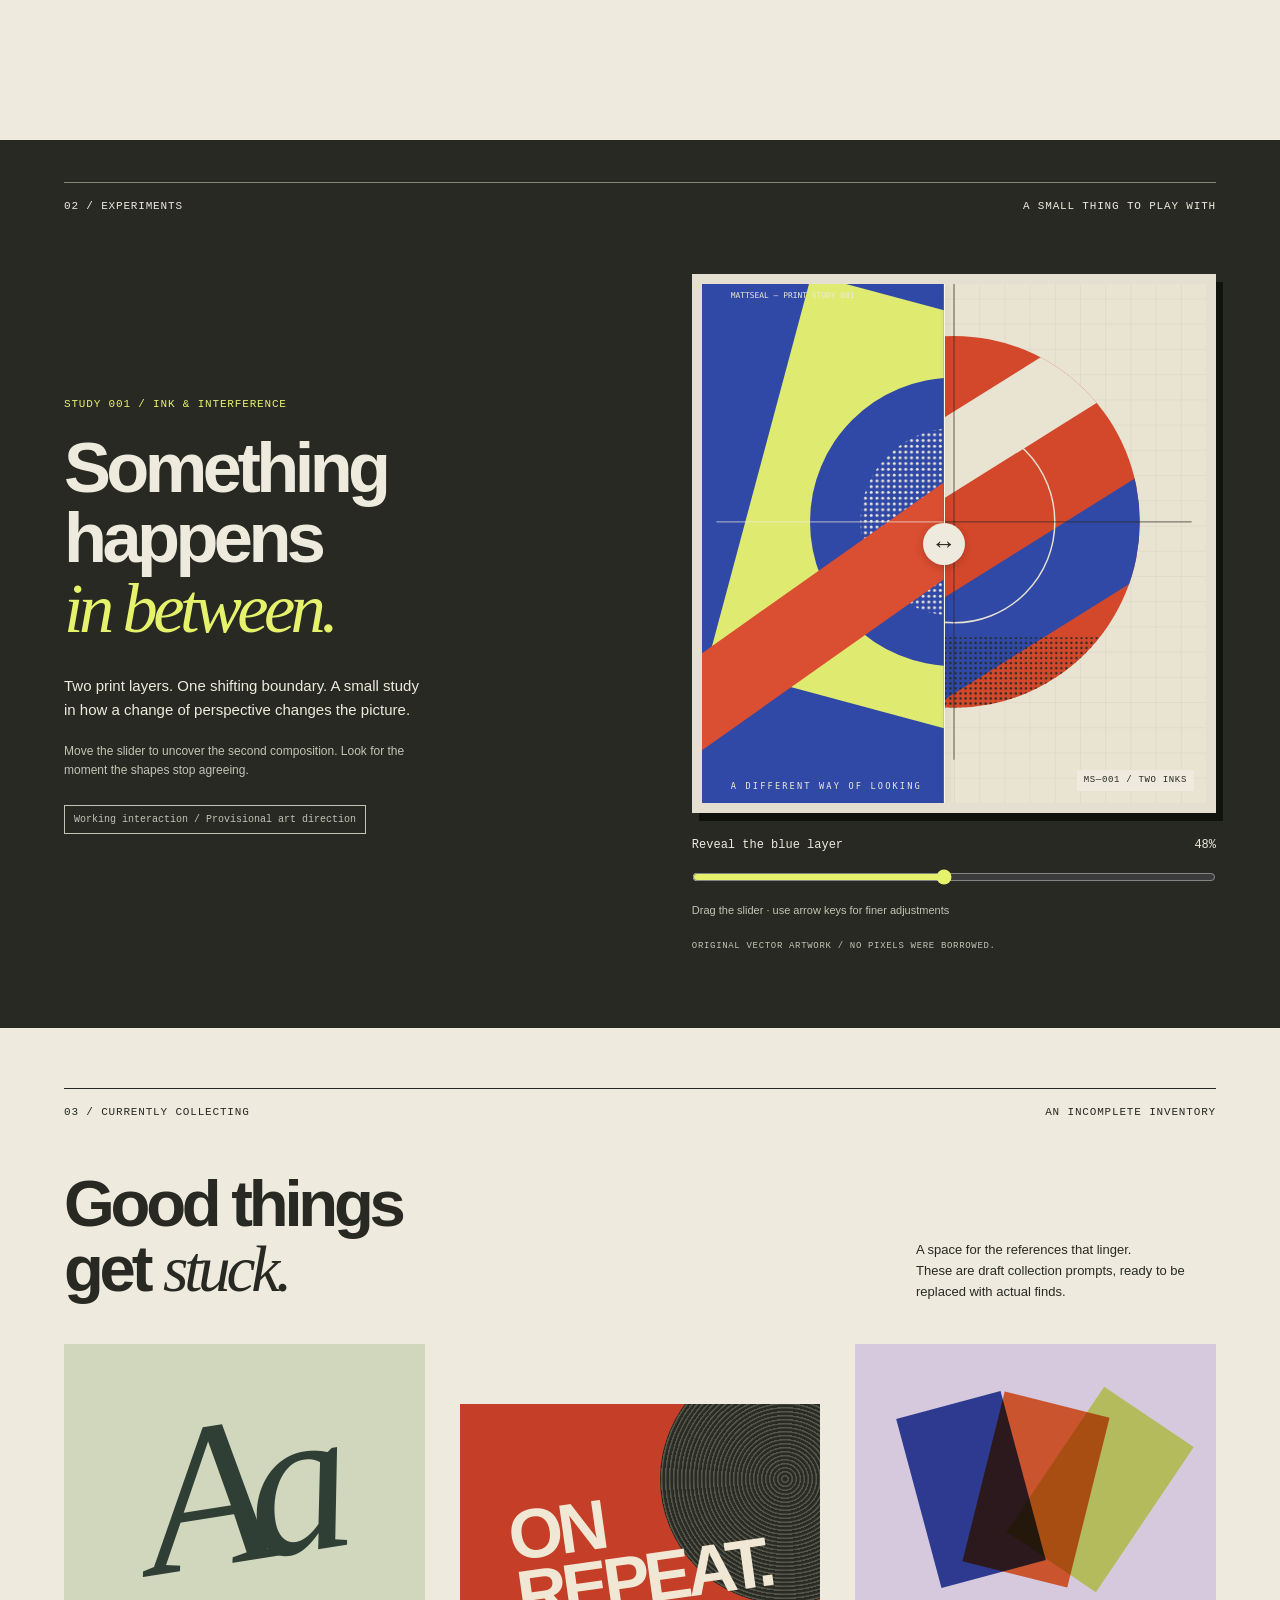
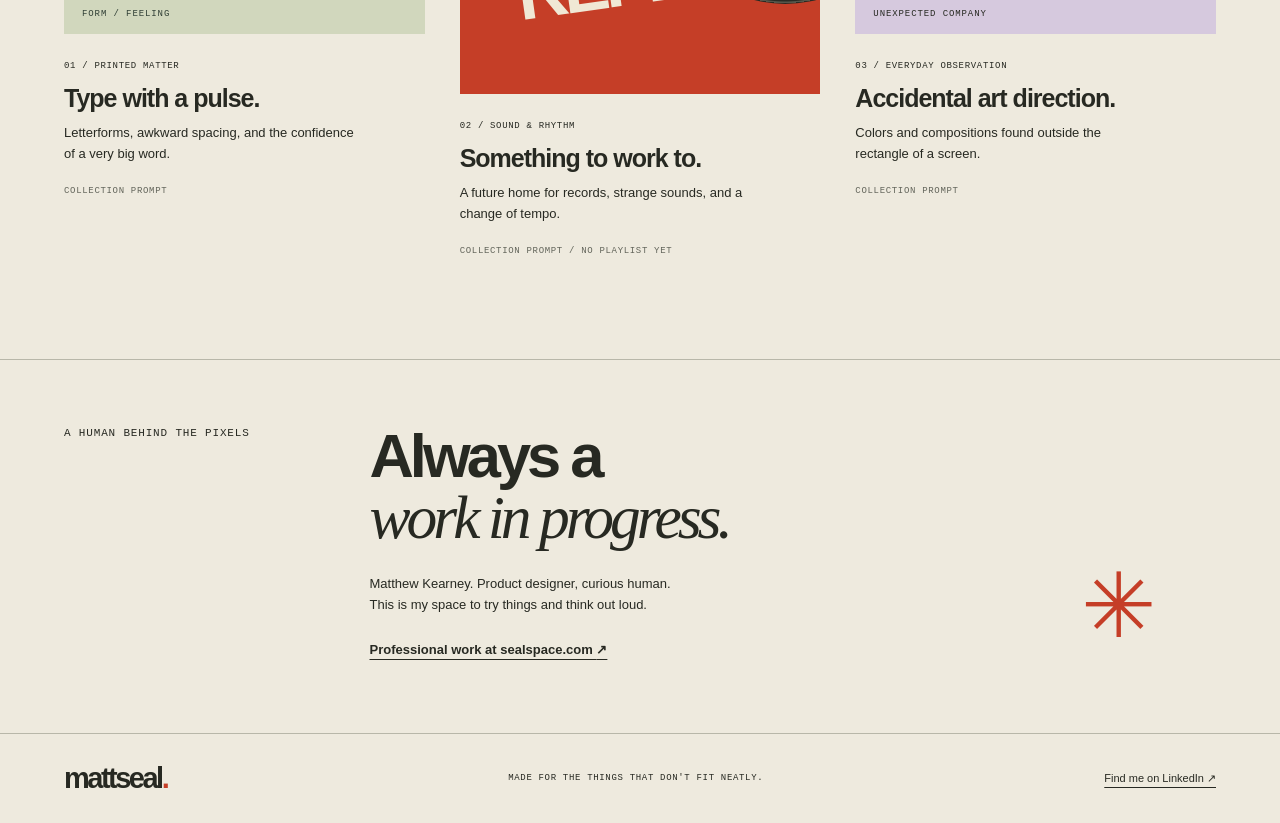
<file: archive/v2/index.html>
<!doctype html>
<html lang="en">
<head>
  <meta charset="utf-8">
  <meta name="viewport" content="width=device-width, initial-scale=1">
  <meta name="theme-color" content="#eeeade">
  <meta name="description" content="Matthew Kearney's creative playground for design, technology, culture, and things he can't leave alone.">
  <title>mattseal. — Things I can't leave alone.</title>
  <link rel="icon" href="assets/favicon.svg" type="image/svg+xml">
  <link rel="stylesheet" href="styles.css">
  <script src="main.js" defer></script>
</head>
<body>
  <a class="skip-link" href="#main">Skip to content</a>
  <header class="masthead wrap">
    <a class="wordmark" href="#top" aria-label="mattseal home">mattseal<span>.</span></a>
    <span class="masthead-note">An independent<br>exercise in curiosity.</span>
    <nav aria-label="Main navigation">
      <a href="#notes">Notes</a><a href="#experiments">Experiments</a><a href="#collecting">Collecting</a>
    </nav>
  </header>
  <main id="main">
    <section class="opening wrap" id="top" aria-labelledby="opening-title">
      <div class="edition meta"><span>Personal publication / No. 001</span><span>In progress, on purpose.</span></div>
      <div class="opening-composition">
        <h1 id="opening-title">Things I<br>can't leave<br><em>alone.</em></h1>
        <figure class="opening-art">
          <div class="art-mat"><img src="assets/overprint.svg" width="700" height="820" alt="An original abstract print: vermilion and blue circular forms overlap on a paper grid."></div>
          <span class="art-stamp" aria-hidden="true">KEEP<br>LOOKING ↗</span>
          <figcaption class="meta">Fig. 01 / A little productive friction.</figcaption>
        </figure>
        <span class="margin-note" aria-hidden="true">An unfinished thought is a good place to start.</span>
      </div>
      <div class="opening-bottom">
        <span class="asterisk" aria-hidden="true">✳</span>
        <p>I'm Matt, a product designer interested in design, technology, culture, and the creative process. This is where I follow the interesting bits.</p>
        <div class="draft-note"><span class="meta">A note on this edition</span><p>Creative prototype. All editorial copy is provisional; the curiosity is the point.</p><a href="#notes">Start anywhere <span aria-hidden="true">↓</span></a></div>
      </div>
    </section>

    <section class="notes wrap section" id="notes" aria-labelledby="notes-title">
      <div class="section-label meta"><span>01 / Notes</span><span>Thoughts, still taking shape</span></div>
      <div class="notes-layout">
        <div class="section-intro"><h2 id="notes-title">Room for<br><em>an opinion.</em></h2><p>Questions from the messy middle of design, tools, and making things.</p><span class="draft-tag">Draft fragments / Not published articles</span></div>
        <div class="note-list">
          <article class="note"><span class="note-number meta">01</span><div><span class="meta">Design & judgment</span><h3>Just because we can.<br>Should we?</h3><p>Making something possible is one kind of progress. Deciding whether it belongs is another. I'm interested in the space between the two.</p></div><span class="note-mark" aria-hidden="true">↗</span></article>
          <article class="note"><span class="note-number meta">02</span><div><span class="meta">Tools & process</span><h3>A faster tool.<br>A better question?</h3><p>When the distance between an idea and a prototype shrinks, what deserves more of our attention? Maybe the question we started with.</p></div><span class="note-mark" aria-hidden="true">?</span></article>
        </div>
      </div>
    </section>

    <section class="experiment-section" id="experiments" aria-labelledby="experiments-title">
      <div class="wrap">
        <div class="section-label meta"><span>02 / Experiments</span><span>A small thing to play with</span></div>
        <div class="experiment-layout">
          <div class="experiment-copy"><span class="meta accent">Study 001 / Ink & interference</span><h2 id="experiments-title">Something<br>happens<br><em>in between.</em></h2><p>Two print layers. One shifting boundary. A small study in how a change of perspective changes the picture.</p><p class="experiment-instruction">Move the slider to uncover the second composition. Look for the moment the shapes stop agreeing.</p><span class="draft-tag">Working interaction / Provisional art direction</span></div>
          <figure class="print-study">
            <div class="print-window" id="print-window" role="img" aria-label="An abstract print study combining a vermilion circular composition and a blue geometric composition.">
              <img src="assets/overprint.svg" width="700" height="820" alt="">
              <div class="print-overlay"><img src="assets/underprint.svg" width="700" height="820" alt=""></div>
              <span class="print-seam" aria-hidden="true"><span>↔</span></span>
              <span class="print-corner meta" aria-hidden="true">MS—001 / TWO INKS</span>
            </div>
            <div class="reveal-controls" hidden>
              <div class="control-label"><label for="reveal">Reveal the blue layer</label><output for="reveal" id="reveal-value">48%</output></div>
              <input id="reveal" type="range" min="0" max="100" value="48" aria-describedby="reveal-help">
              <p id="reveal-help">Drag the slider · use arrow keys for finer adjustments</p>
            </div>
            <noscript><p class="no-script">A still from the two-layer study. Enable JavaScript to move the print boundary.</p></noscript>
            <figcaption class="meta">Original vector artwork / No pixels were borrowed.</figcaption>
          </figure>
        </div>
      </div>
    </section>

    <section class="collecting section wrap" id="collecting" aria-labelledby="collecting-title">
      <div class="section-label meta"><span>03 / Currently collecting</span><span>An incomplete inventory</span></div>
      <div class="collecting-heading"><h2 id="collecting-title">Good things<br>get <em>stuck.</em></h2><p>A space for the references that linger.<br>These are draft collection prompts, ready to be replaced with actual finds.</p></div>
      <div class="collection-grid">
        <article class="collection-item"><div class="specimen specimen-type" aria-hidden="true"><span>Aa</span><small>FORM / FEELING</small></div><div class="collection-caption"><span class="meta">01 / Printed matter</span><h3>Type with a pulse.</h3><p>Letterforms, awkward spacing, and the confidence of a very big word.</p><span class="meta muted">Collection prompt</span></div></article>
        <article class="collection-item offset"><div class="specimen specimen-rhythm" aria-hidden="true"><div class="record"></div><span>ON<br>REPEAT.</span></div><div class="collection-caption"><span class="meta">02 / Sound & rhythm</span><h3>Something to work to.</h3><p>A future home for records, strange sounds, and a change of tempo.</p><span class="meta muted">Collection prompt / No playlist yet</span></div></article>
        <article class="collection-item"><div class="specimen specimen-color" aria-hidden="true"><span></span><span></span><span></span><small>UNEXPECTED COMPANY</small></div><div class="collection-caption"><span class="meta">03 / Everyday observation</span><h3>Accidental art direction.</h3><p>Colors and compositions found outside the rectangle of a screen.</p><span class="meta muted">Collection prompt</span></div></article>
      </div>
    </section>
    <section class="signoff wrap" aria-labelledby="about-title"><span class="meta">A human behind the pixels</span><div><h2 id="about-title">Always a<br><em>work in progress.</em></h2><p>Matthew Kearney. Product designer, curious human.<br>This is my space to try things and think out loud.</p><a class="professional-link" href="https://sealspace.com/">Professional work at sealspace.com <span aria-hidden="true">↗</span></a></div><span class="signoff-star" aria-hidden="true">✳</span></section>
  </main>
  <footer class="wrap"><a class="wordmark" href="#top">mattseal<span>.</span></a><span class="meta">Made for the things that don't fit neatly.</span><a href="https://www.linkedin.com/in/matthewkearneydesign/">Find me on LinkedIn ↗</a></footer>
</body>
</html>
</file>
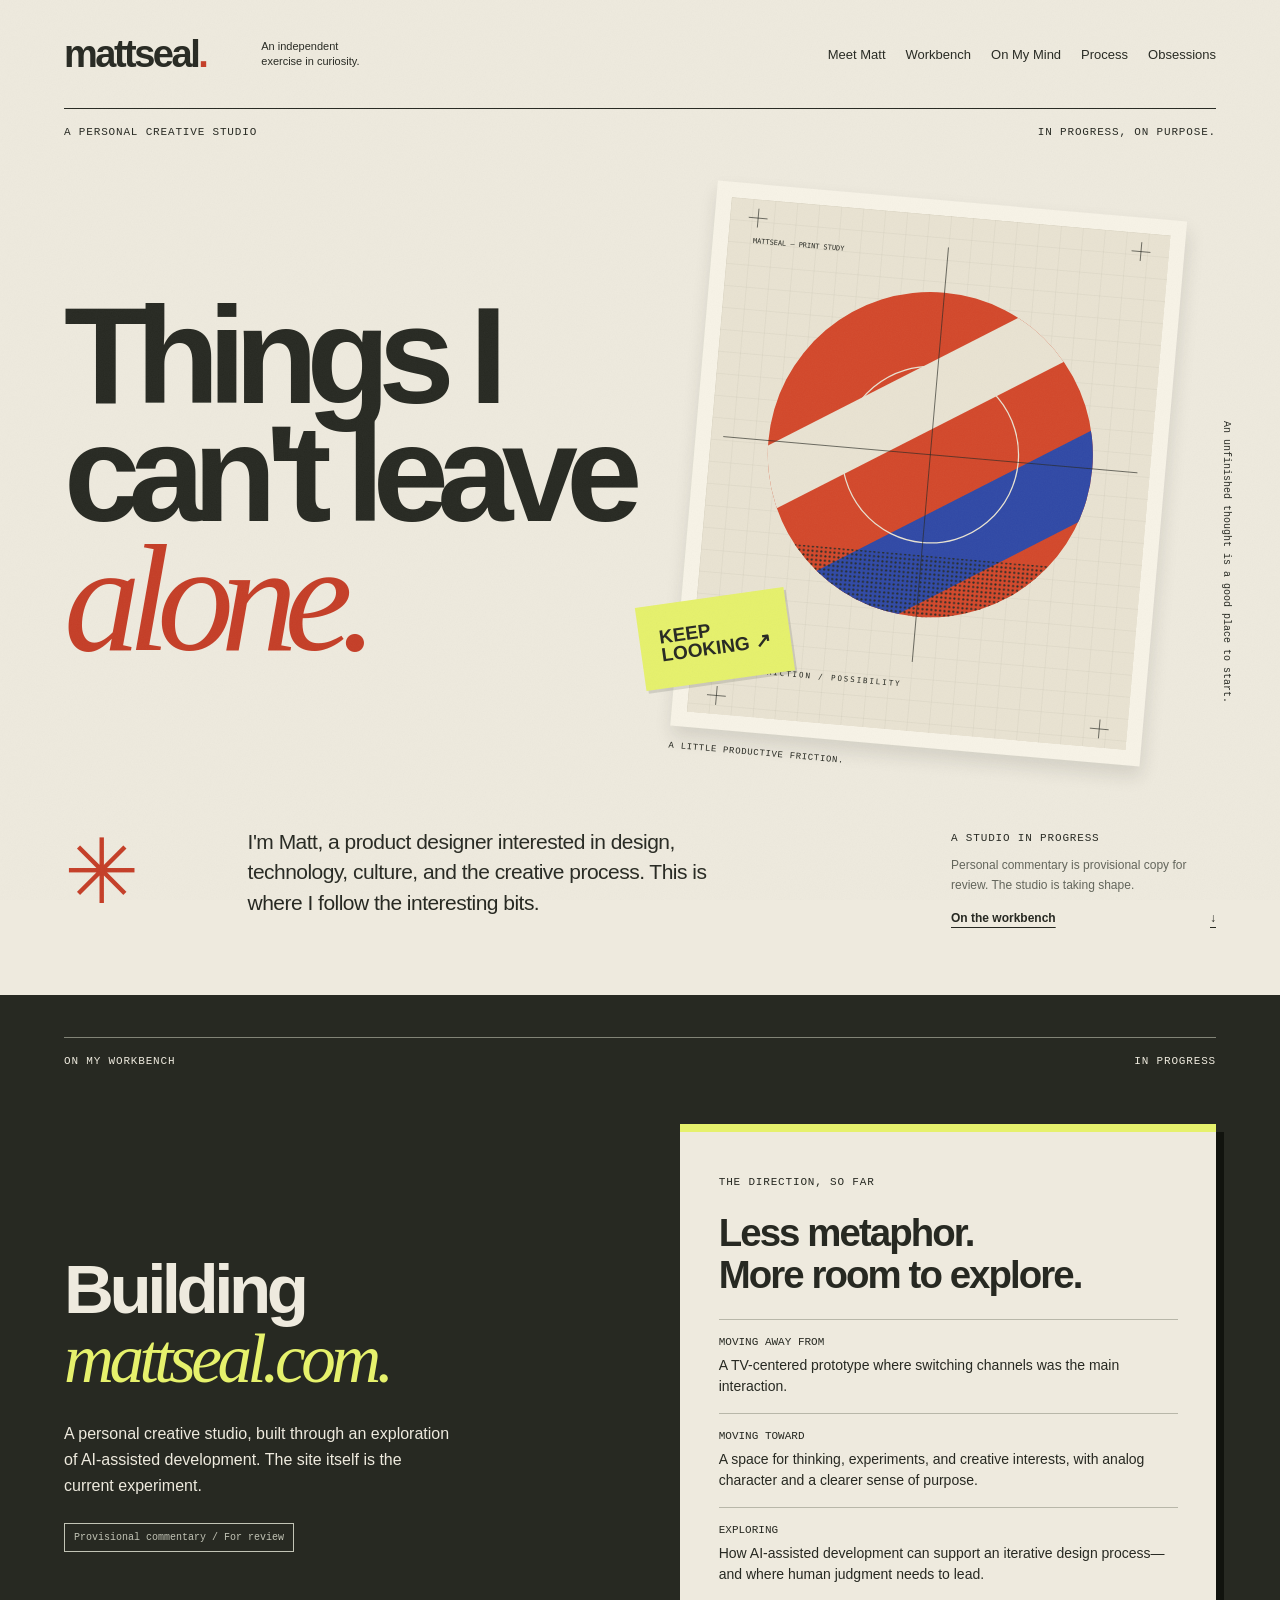
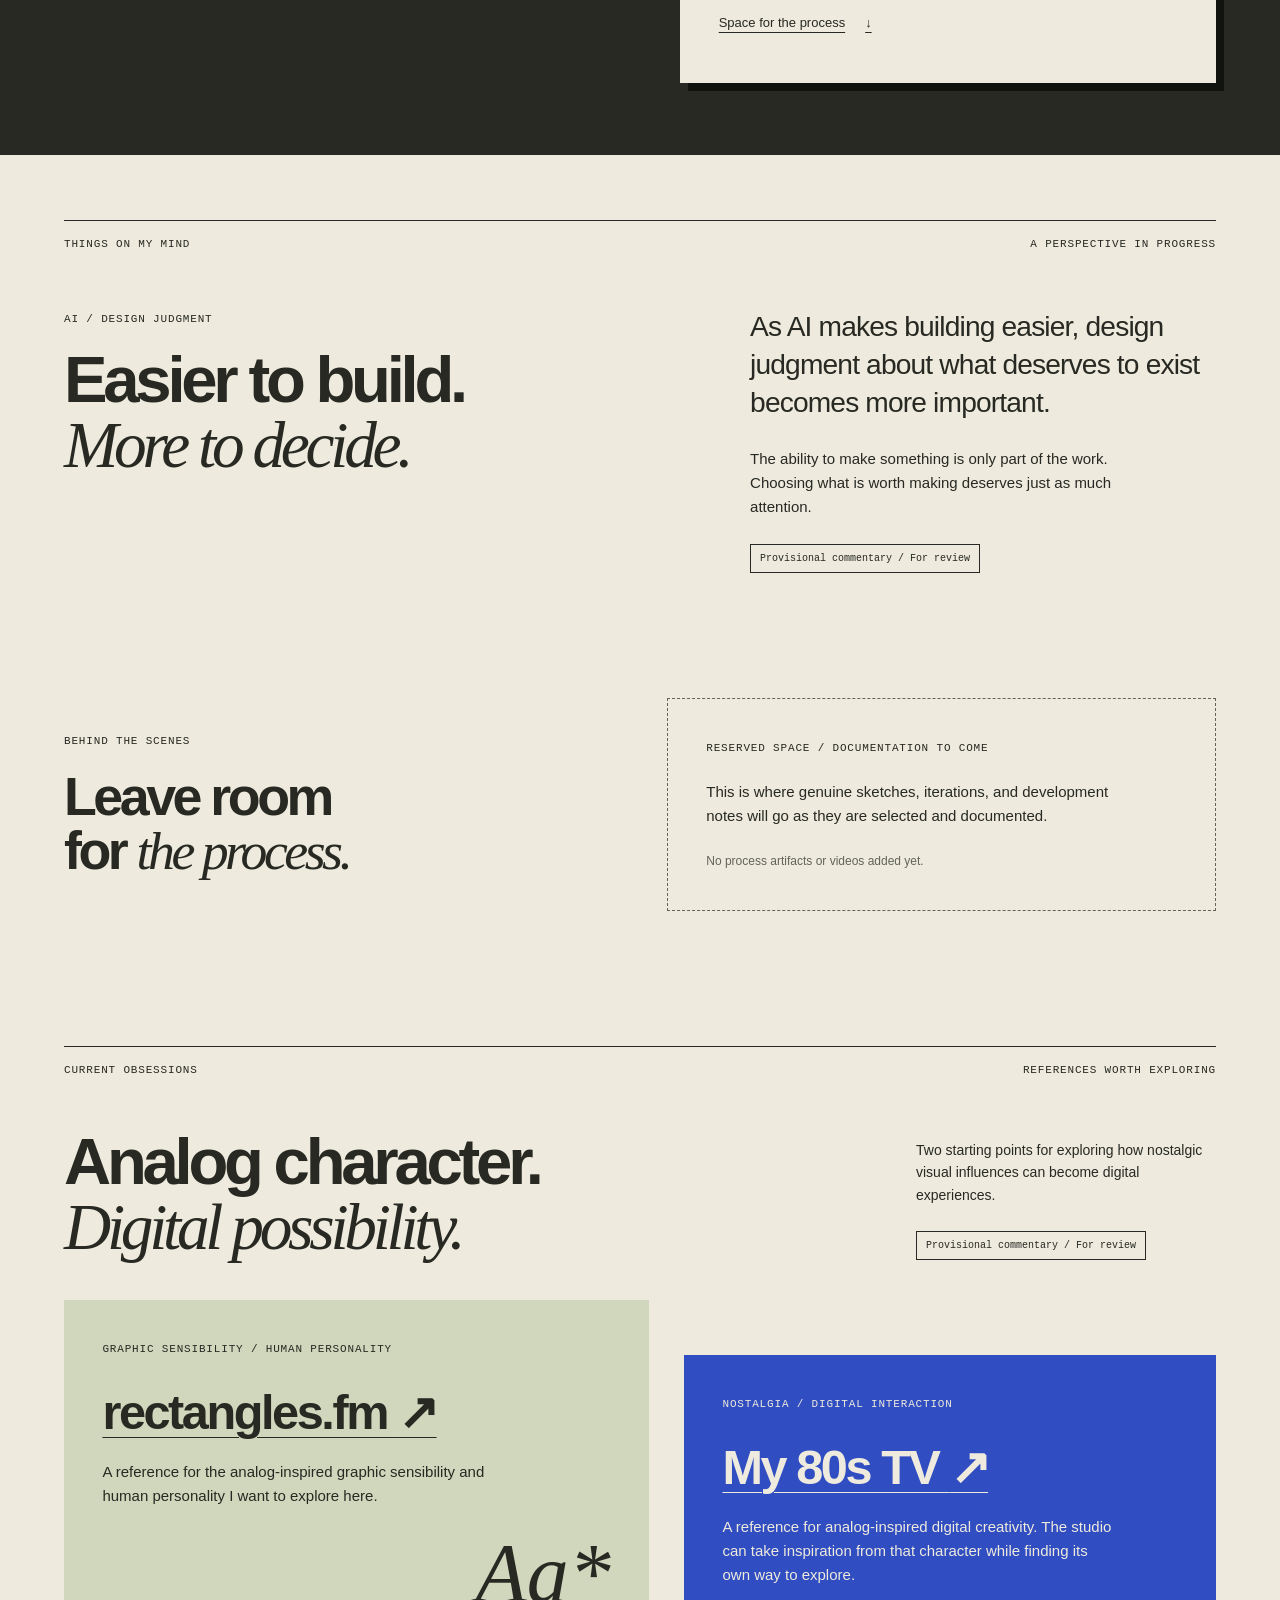
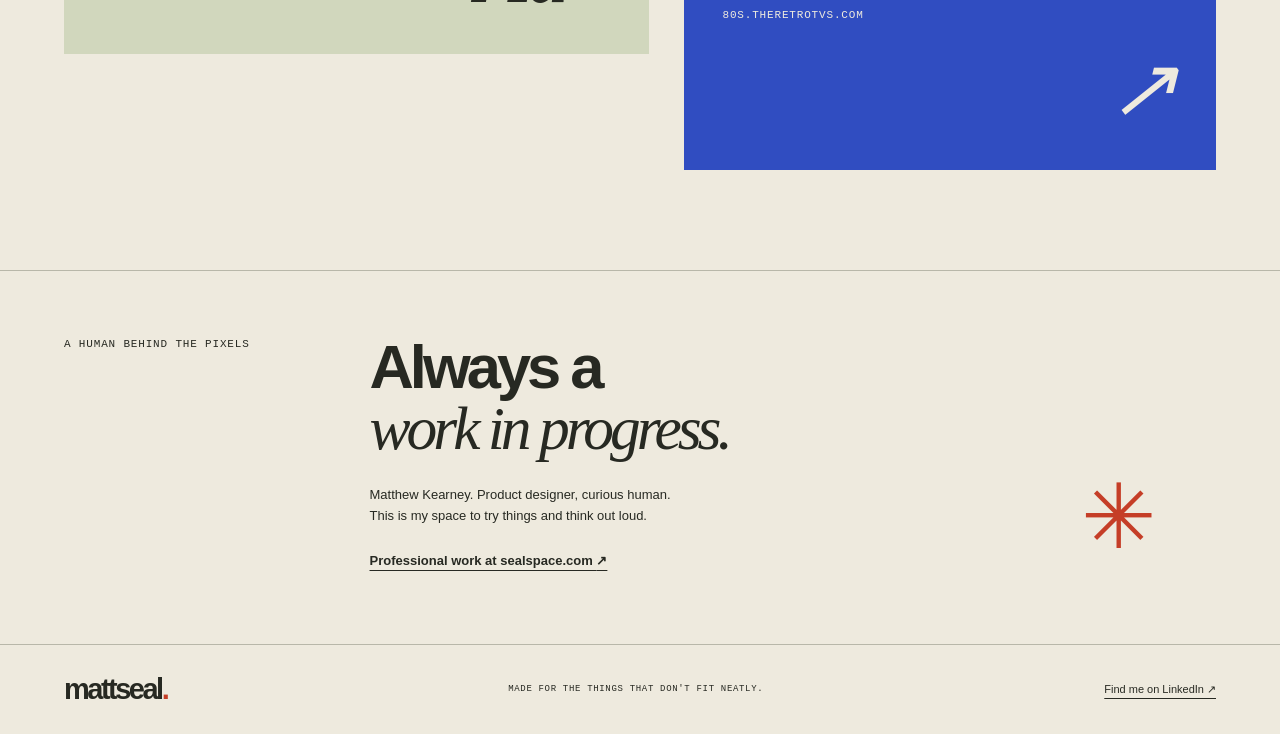
<file: archive/v3/index.html>
<!doctype html>
<html lang="en">
<head>
  <meta charset="utf-8">
  <meta name="viewport" content="width=device-width, initial-scale=1">
  <meta name="theme-color" content="#eeeade">
  <meta name="description" content="Matthew Kearney's creative playground for design, technology, culture, and things he can't leave alone.">
  <title>mattseal. — Things I can't leave alone.</title>
  <link rel="icon" href="assets/favicon.svg" type="image/svg+xml">
  <link rel="stylesheet" href="styles.css">
  <script src="main.js" defer></script>
</head>
<body>
  <a class="skip-link" href="#main">Skip to content</a>
  <header class="masthead wrap">
    <a class="wordmark" href="#top" aria-label="mattseal home">mattseal<span>.</span></a>
    <span class="masthead-note">An independent<br>exercise in curiosity.</span>
    <nav aria-label="Main navigation">
      <a href="#meet-matt">Meet Matt</a><a href="#workbench">Workbench</a><a href="#mind">On My Mind</a><a href="#process">Process</a><a href="#obsessions">Obsessions</a>
    </nav>
  </header>
  <main id="main" tabindex="-1">
    <section class="opening wrap" id="top" aria-labelledby="opening-title">
      <div class="studio-meta meta"><span>A personal creative studio</span><span>In progress, on purpose.</span></div>
      <div class="opening-composition">
        <h1 id="opening-title">Things I<br>can't leave<br><em>alone.</em></h1>
        <figure class="opening-art">
          <div class="art-mat"><img src="assets/overprint.svg" width="700" height="820" alt="An original abstract print: vermilion and blue circular forms overlap on a paper grid."></div>
          <span class="art-stamp" aria-hidden="true">KEEP<br>LOOKING ↗</span>
          <figcaption class="meta">A little productive friction.</figcaption>
        </figure>
        <span class="margin-note" aria-hidden="true">An unfinished thought is a good place to start.</span>
      </div>
      <div class="opening-bottom" id="meet-matt" role="region" aria-label="Meet Matt">
        <span class="asterisk" aria-hidden="true">✳</span>
        <p>I'm Matt, a product designer interested in design, technology, culture, and the creative process. This is where I follow the interesting bits.</p>
        <div class="draft-note"><span class="meta">A studio in progress</span><p>Personal commentary is provisional copy for review. The studio is taking shape.</p><a href="#workbench">On the workbench <span aria-hidden="true">↓</span></a></div>
      </div>
    </section>

    <section class="workbench" id="workbench" aria-labelledby="workbench-title">
      <div class="wrap">
        <div class="section-label meta"><span>On My Workbench</span><span>In progress</span></div>
        <div class="workbench-layout">
          <div class="workbench-copy">
            <h2 id="workbench-title">Building<br><em>mattseal.com.</em></h2>
            <p>A personal creative studio, built through an exploration of AI-assisted development. The site itself is the current experiment.</p>
            <span class="draft-tag">Provisional commentary / For review</span>
          </div>
          <div class="bench-sheet">
            <span class="meta">The direction, so far</span>
            <h3>Less metaphor.<br>More room to explore.</h3>
            <dl>
              <div><dt>Moving away from</dt><dd>A TV-centered prototype where switching channels was the main interaction.</dd></div>
              <div><dt>Moving toward</dt><dd>A space for thinking, experiments, and creative interests, with analog character and a clearer sense of purpose.</dd></div>
              <div><dt>Exploring</dt><dd>How AI-assisted development can support an iterative design process—and where human judgment needs to lead.</dd></div>
            </dl>
            <a href="#process">Space for the process <span aria-hidden="true">↓</span></a>
          </div>
        </div>
      </div>
    </section>

    <section class="mind section wrap" id="mind" aria-labelledby="mind-title">
      <div class="section-label meta"><span>Things on My Mind</span><span>A perspective in progress</span></div>
      <div class="mind-layout">
        <div><span class="meta">AI / Design judgment</span><h2 id="mind-title">Easier to build.<br><em>More to decide.</em></h2></div>
        <div class="mind-copy"><p>As AI makes building easier, design judgment about what deserves to exist becomes more important.</p><p>The ability to make something is only part of the work. Choosing what is worth making deserves just as much attention.</p><span class="draft-tag">Provisional commentary / For review</span></div>
      </div>
    </section>

    <section class="process wrap" id="process" aria-labelledby="process-title">
      <div class="process-heading"><span class="meta">Behind the Scenes</span><h2 id="process-title">Leave room<br>for <em>the process.</em></h2></div>
      <div class="process-space"><span class="meta">Reserved space / Documentation to come</span><p>This is where genuine sketches, iterations, and development notes will go as they are selected and documented.</p><p class="muted">No process artifacts or videos added yet.</p></div>
    </section>

    <section class="obsessions section wrap" id="obsessions" aria-labelledby="obsessions-title">
      <div class="section-label meta"><span>Current Obsessions</span><span>References worth exploring</span></div>
      <div class="obsessions-heading"><h2 id="obsessions-title">Analog character.<br><em>Digital possibility.</em></h2><p>Two starting points for exploring how nostalgic visual influences can become digital experiences.<br><span class="draft-tag">Provisional commentary / For review</span></p></div>
      <div class="reference-grid">
        <article class="reference reference-paper">
          <span class="meta">Graphic sensibility / Human personality</span>
          <h3><a href="https://rectangles.fm/">rectangles.fm <span aria-hidden="true">↗</span></a></h3>
          <p>A reference for the analog-inspired graphic sensibility and human personality I want to explore here.</p>
          <span class="reference-mark" aria-hidden="true">Aa*</span>
        </article>
        <article class="reference reference-blue">
          <span class="meta">Nostalgia / Digital interaction</span>
          <h3><a href="https://80s.theretrotvs.com/">My 80s TV <span aria-hidden="true">↗</span></a></h3>
          <p>A reference for analog-inspired digital creativity. The studio can take inspiration from that character while finding its own way to explore.</p>
          <span class="reference-domain meta">80s.theretrotvs.com</span>
          <span class="reference-mark" aria-hidden="true">↗</span>
        </article>
      </div>
    </section>
    <section class="signoff wrap" aria-labelledby="about-title"><span class="meta">A human behind the pixels</span><div><h2 id="about-title">Always a<br><em>work in progress.</em></h2><p>Matthew Kearney. Product designer, curious human.<br>This is my space to try things and think out loud.</p><a class="professional-link" href="https://sealspace.com/">Professional work at sealspace.com <span aria-hidden="true">↗</span></a></div><span class="signoff-star" aria-hidden="true">✳</span></section>
  </main>
  <footer class="wrap"><a class="wordmark" href="#top">mattseal<span>.</span></a><span class="meta">Made for the things that don't fit neatly.</span><a href="https://www.linkedin.com/in/matthewkearneydesign/">Find me on LinkedIn ↗</a></footer>
</body>
</html>
</file>
<file: styles.css>
/* Provisional art direction: change these tokens before tuning individual sections. */
:root{
  --paper:#eeeade;
  --ink:#272922;
  --muted:#62645a;
  --line:#b8b7a9;
  --red:#c53e27;
  --blue:#304dc1;
  --yellow:#e6f16c;
  --display:Arial,Helvetica,sans-serif;
  --body:Arial,Helvetica,sans-serif;
  --serif:Georgia,'Times New Roman',serif;
  --mono:'Courier New',monospace;
  --gutter:clamp(22px,5vw,84px)
}
*{
  box-sizing:border-box
}
html{
  scroll-behavior:smooth;
  scroll-padding-top:24px
}
body{
  margin:0;
  color:var(--ink);
  background:var(--paper);
  font-family:var(--body);
  -webkit-font-smoothing:antialiased
}
body::before{
  content:"";
  position:fixed;
  inset:0;
  z-index:10;
  pointer-events:none;
  opacity:.045;
  background-image:url('assets/grain.svg')
}
a{
  color:inherit;
  text-underline-offset:5px
}
button,input{
  font:inherit
}
a:focus-visible,input:focus-visible{
  outline:3px solid var(--blue);
  outline-offset:6px
}
img{
  display:block;
  max-width:100%
}
figure,p{
  margin:0
}
h1,h2,h3{
  margin:0;
  font-weight:700
}
h2{
  font-size:clamp(42px,5.1vw,76px);
  line-height:1;
  letter-spacing:-.065em
}
h2 em{
  font-family:var(--serif);
  font-weight:400;
  letter-spacing:-.065em
}
p{
  line-height:1.6
}
.wrap{
  width:100%;
  max-width:1600px;
  margin-inline:auto;
  padding-inline:var(--gutter)
}
.meta{
  font:11px/1.5 var(--mono);
  text-transform:uppercase;
  letter-spacing:.075em
}
.muted{
  color:var(--muted)
}
.skip-link{
  position:fixed;
  top:10px;
  left:20px;
  transform:translateY(-180%);
  background:var(--yellow);
  padding:14px;
  z-index:30
}
.skip-link:focus{
  transform:none
}
.masthead{
  min-height:108px;
  display:flex;
  align-items:center;
  gap:55px
}
.wordmark{
  font-size:38px;
  font-weight:800;
  letter-spacing:-2.5px;
  text-decoration:none
}
.wordmark span{
  color:var(--red)
}
.masthead-note{
  font-size:11px;
  line-height:1.4
}
.masthead nav{
  display:flex;
  margin-left:auto;
  gap:20px;
  font-size:13px
}
.masthead nav a{
  text-decoration:none;
  display:inline-flex;
  align-items:center;
  min-height:44px
}
.masthead nav a:hover{
  text-decoration:underline
}
.studio-meta{
  border-top:1px solid var(--ink);
  padding-top:15px;
  display:flex;
  justify-content:space-between
}
.opening-composition{
  position:relative;
  min-height:650px;
  padding-block:47px 35px;
  display:grid;
  grid-template-columns:1.2fr 1fr;
  align-items:center
}
.opening h1{
  font-size:clamp(80px,10.7vw,171px);
  line-height:.86;
  letter-spacing:-.085em;
  position:relative;
  z-index:2;
  pointer-events:none
}
.opening h1 em{
  font-family:var(--serif);
  font-weight:400;
  color:var(--red);
  letter-spacing:-.085em;
  font-size:1.12em
}
.opening-art{
  position:relative;
  width:90%;
  justify-self:start;
  transform:rotate(5deg);
  margin-top:12px
}
.art-mat{
  padding:15px;
  background:#f7f3e7;
  box-shadow:2px 10px 18px #24252220
}
.art-mat img{
  width:100%;
  height:auto
}
.opening-art figcaption{
  margin-top:14px;
  font-size:9px
}
.art-stamp{
  position:absolute;
  left:-38px;
  bottom:75px;
  background:var(--yellow);
  padding:24px 20px;
  font-size:19px;
  line-height:.95;
  font-weight:800;
  transform:rotate(-13deg);
  box-shadow:2px 3px 0 #27292225
}
.margin-note{
  position:absolute;
  right:-16px;
  top:42%;
  writing-mode:vertical-rl;
  font:10px var(--mono)
}
.opening-bottom{
  display:grid;
  grid-template-columns:.24fr 1fr .65fr;
  gap:50px;
  align-items:start;
  padding-block:18px 70px
}
.asterisk{
  font-size:90px;
  line-height:1;
  color:var(--red)
}
.opening-bottom>p{
  max-width:510px;
  font-size:21px;
  line-height:1.45;
  letter-spacing:-.025em
}
.draft-note{
  max-width:265px;
  justify-self:end
}
.draft-note p{
  font-size:12px;
  margin:10px 0 16px;
  color:var(--muted)
}
.draft-note>a{
  font-size:12px;
  font-weight:bold;
  display:flex;
  justify-content:space-between
}
.section{
  padding-top:45px;
  padding-bottom:100px
}
.section-label{
  border-top:1px solid var(--ink);
  padding-top:15px;
  display:flex;
  justify-content:space-between;
  gap:20px
}
.draft-tag{
  display:inline-block;
  font:10px/1.5 var(--mono);
  border:1px solid currentColor;
  padding:6px 9px;
  margin-top:25px;
  max-width:100%
}
.signoff{
  border-top:1px solid var(--line);
  padding-block:65px 75px;
  display:grid;
  grid-template-columns:.6fr 1.5fr .3fr;
  gap:35px
}
.signoff h2{
  font-size:clamp(38px,4.8vw,70px)
}
.signoff p{
  font-size:13px;
  margin:25px 0
}
.professional-link{
  font-size:13px;
  font-weight:bold
}
.signoff-star{
  font-size:90px;
  color:var(--red);
  align-self:end
}
footer{
  border-top:1px solid var(--line);
  display:flex;
  justify-content:space-between;
  align-items:center;
  gap:25px;
  padding-block:28px
}
footer .wordmark{
  font-size:29px
}
footer>a:last-child{
  font-size:11px
}
footer .meta{
  font-size:9px
}
/* Studio content: keep layout expressive, and reading order linear. */
.workbench{
  padding-block:42px 72px;
  background:var(--ink);
  color:var(--paper)
}
.workbench .section-label{border-color:#828477}
.workbench-layout{
  display:grid;
  grid-template-columns:minmax(0,1fr) minmax(0,1fr);
  gap:7%;
  align-items:center;
  padding-top:55px
}
.workbench h2{font-size:clamp(44px,5.4vw,80px)}
.workbench h2 em{color:var(--yellow)}
.workbench-copy>p{max-width:390px;margin-top:28px;font-size:16px}
.workbench-copy .draft-tag{color:#c2c4b6}
.bench-sheet{
  background:var(--paper);
  color:var(--ink);
  padding:clamp(24px,3vw,44px);
  border-top:8px solid var(--yellow);
  box-shadow:8px 8px 0 #11130e
}
.bench-sheet h3{font-size:clamp(27px,3vw,40px);line-height:1.1;letter-spacing:-.05em;margin:22px 0}
.bench-sheet dl{margin:0}
.bench-sheet dl>div{border-top:1px solid var(--line);padding-block:16px}
.bench-sheet dt{font:11px var(--mono);text-transform:uppercase;margin-bottom:7px}
.bench-sheet dd{margin:0;font-size:14px;line-height:1.5}
.bench-sheet>a{display:inline-flex;align-items:center;gap:20px;min-height:44px;font-size:13px}
.mind{padding-top:65px}
.mind-layout{display:grid;grid-template-columns:minmax(0,1.25fr) minmax(0,1fr);gap:9%;padding-top:55px}
.mind h2{margin-top:20px}
.mind-copy>p:first-child{font-size:clamp(21px,2.2vw,30px);line-height:1.35;letter-spacing:-.03em}
.mind-copy>p+p{font-size:15px;margin-top:25px;max-width:390px}
.process{display:grid;grid-template-columns:minmax(0,1fr) minmax(0,1.1fr);gap:9%;padding-block:25px 90px;align-items:center}
.process h2{font-size:clamp(38px,4.2vw,62px);margin-top:20px}
.process-space{border:1px dashed var(--muted);padding:clamp(24px,3vw,44px)}
.process-space p{font-size:15px;margin-top:24px;max-width:420px}
.process-space .muted{font-size:12px}
.obsessions-heading{display:flex;gap:50px;justify-content:space-between;align-items:end;margin-block:50px 40px}
.obsessions-heading>p{font-size:14px;max-width:300px}
.reference-grid{display:grid;grid-template-columns:minmax(0,1.1fr) minmax(0,1fr);gap:35px;align-items:start}
.reference{position:relative;padding:clamp(24px,3vw,44px);min-height:350px}
.reference-paper{background:#d1d7bd}
.reference-blue{background:var(--blue);color:var(--paper);margin-top:55px}
.reference h3{font-size:clamp(27px,3.8vw,52px);letter-spacing:-.05em;margin:26px 0 20px}
.reference h3 a{display:inline-block;min-height:44px;overflow-wrap:anywhere;text-decoration-thickness:1px;text-underline-offset:8px}
.reference p{font-size:15px;max-width:390px}
.reference-mark{display:block;text-align:right;font:italic 84px/1 var(--serif);margin-top:24px}
.reference-domain{display:block;margin-top:20px;overflow-wrap:anywhere}
.reference-blue a:focus-visible{outline-color:var(--yellow)}
@media(max-width:1000px){
  .masthead{flex-wrap:wrap;row-gap:0;padding-block:15px}
  .masthead nav{gap:16px}
  .workbench-layout,.mind-layout,.process{gap:5%}
  .reference-grid{gap:22px}
}
@media(max-width:700px){
  .workbench{padding-block:30px 45px}
  .workbench-layout,.mind-layout,.process{grid-template-columns:minmax(0,1fr);gap:32px}
  .workbench-layout,.mind-layout{padding-top:35px}
  .workbench h2{font-size:clamp(42px,10vw,62px)}
  .process{padding-block:5px 45px}
  .obsessions-heading{display:block;margin-top:35px}
  .obsessions-heading>p{margin-top:25px;max-width:100%}
  .reference-grid{grid-template-columns:minmax(0,1fr);gap:24px}
  .reference{min-height:0}
  .reference-blue{margin:0 0 0 20px}
}
@media(min-width:1450px){
  .opening-composition{
    min-height:750px
  }
}
@media(max-width:1000px){
  .masthead{
    gap:30px
  }
  .opening-composition{
    min-height:540px
  }
  .opening-bottom{
    grid-template-columns:70px 1fr .7fr;
    gap:30px
  }
  .opening-bottom>p{
    font-size:18px
  }
  .asterisk{
    font-size:70px
  }
  .signoff{
    grid-template-columns:.5fr 1.5fr
  }
  .signoff-star{
    display:none
  }
}
@media(min-width:701px) and (max-width:1000px){
  .opening-composition{
    min-height:0;
    padding-block:50px 40px
  }
  .opening-art{
    width:86%;
    justify-self:center
  }
  .art-stamp{
    left:-20px;
    padding:18px 14px;
    font-size:15px
  }
}
@media(max-width:700px){
  .masthead{
    min-height:100px;
    flex-wrap:wrap;
    justify-content:space-between;
    gap:16px;
    padding-top:20px;
    padding-bottom:18px
  }
  .wordmark{
    font-size:34px
  }
  .masthead-note{
    font-size:10px;
    text-align:right
  }
  .masthead nav{
    width:100%;
    margin:0;
    justify-content:space-between;
    gap:4px 16px;
    flex-wrap:wrap;
    justify-content:flex-start;
    font-size:12px
  }
  .studio-meta{
    font-size:9px;
    gap:20px
  }
  .studio-meta>span:last-child{
    text-align:right
  }
  .opening-composition{
    /* A small editorial spread: headline, inset print, horizontal marginalia. */
    padding-block:28px 14px;
    grid-template-columns:minmax(0, .36fr) minmax(0, .64fr);
    column-gap:18px;
    row-gap:24px;
    min-height:0
  }
  .opening h1{
    grid-column:1 / -1;
    font-size:clamp(72px,18.5vw,110px);
    line-height:.9
  }
  .opening-art{
    grid-column:2;
    grid-row:2;
    width:calc(100% - 10px);
    max-width:285px;
    justify-self:end;
    margin:0 10px 0 0;
    transform:rotate(3deg);
    z-index:0
  }
  .opening h1{
    z-index:2
  }
  .art-mat{
    padding:9px
  }
  .art-stamp{
    left:-28px;
    bottom:60px;
    font-size:13px;
    padding:16px
  }
  .opening-art figcaption{
    font-size:9px;
    line-height:1.5;
    margin-top:10px
  }
  .margin-note{
    position:static;
    grid-column:1;
    grid-row:2;
    align-self:start;
    writing-mode:horizontal-tb;
    max-width:100px;
    font-size:10px;
    line-height:1.5;
    margin-top:24px
  }
  .opening-bottom{
    grid-template-columns:40px 1fr;
    gap:20px;
    padding-block:12px 32px
  }
  .asterisk{
    font-size:45px
  }
  .opening-bottom>p{
    font-size:18px
  }
  .draft-note{
    grid-column:2;
    justify-self:start;
    max-width:none
  }
  .draft-note>a{
    max-width:180px
  }
  .section{
    padding-block:35px 60px
  }
  .section-label{
    font-size:9px
  }
  .section-label>span:last-child{
    text-align:right
  }
  .signoff{
    grid-template-columns:1fr;
    padding-block:35px 45px;
    gap:25px
  }
  footer{
    flex-wrap:wrap;
    gap:18px
  }
  footer .meta{
    order:3;
    width:100%
  }
}
@media(max-width:360px){
  .opening h1{
    font-size:70px
  }
}
@media(prefers-reduced-motion:reduce){
  html{
    scroll-behavior:auto
  }
  *,*::before,*::after{
    animation:none!important;
    transition:none!important
  }
}

/* Evolution Lab: real milestone captures, progressively enhanced tabs. */
.lab-heading{display:grid;grid-template-columns:1.2fr 1fr;gap:8%;align-items:end;padding-block:48px 40px}
.lab-heading h2 em{color:var(--yellow)}
.lab-heading p{max-width:400px;margin-top:20px;font-size:16px}
.lab-heading .draft-tag{color:#c2c4b6}
.version-selector{display:grid;grid-template-columns:repeat(3,minmax(0,1fr));border-top:1px solid #828477;border-bottom:1px solid #828477;margin-bottom:32px}
.version-selector a{display:flex;gap:16px;align-items:center;min-height:64px;padding:15px 18px;text-decoration:none;font-size:19px}
.version-selector a+a{border-left:1px solid #828477}
.version-selector a[aria-selected=true]{color:var(--ink);background:var(--yellow)}
.workbench a:focus-visible,.version-panel:focus-visible{outline:3px solid var(--yellow);outline-offset:5px}
.version-selector a[aria-selected=true]:focus-visible{outline:3px solid var(--ink);outline-offset:-5px}
.version-panel{display:grid;grid-template-columns:minmax(0,1.65fr) minmax(0,1fr);gap:5%;align-items:start;padding-block:10px 40px}
.version-panel[hidden]{display:none}
.version-panel img{width:100%;height:auto;border:7px solid #e1ddcf}
.version-panel figcaption{font-size:9px;color:#c2c4b6;margin-top:12px}
.version-commentary h3{font-size:clamp(28px,3.5vw,48px);letter-spacing:-.05em;margin:15px 0 20px}
.version-commentary>p,.decision p{font-size:15px;line-height:1.55}
.decision{border-top:1px solid #828477;margin-top:25px;padding-top:18px}
.decision .meta{color:var(--yellow)}
.decision p{margin-top:10px}
.source-link{display:inline-flex;align-items:center;gap:10px;min-height:44px;margin-top:20px;font-size:13px}
.lab-access{font-size:11px;color:#c2c4b6;max-width:650px}
.tv-discovery{display:grid;grid-template-columns:minmax(0,.85fr) minmax(0,1.3fr);gap:6%;align-items:center;padding-block:25px 45px}
.discovery-copy h3{font-size:clamp(40px,5vw,74px);line-height:1;letter-spacing:-.06em;margin:25px 0}
.discovery-copy h3 em{font-family:var(--serif);font-weight:400;color:var(--red)}
.discovery-copy p{max-width:370px;font-size:16px}
.discovery-link{display:inline-flex;align-items:center;gap:25px;min-height:52px;background:var(--blue);color:var(--paper);padding:14px 20px;margin-top:26px;text-decoration:none;font-size:15px}
.discovery-link:focus-visible{outline-color:var(--ink)}
.discovery-domain{display:block;font-size:9px;margin-top:16px;overflow-wrap:anywhere}
.discovery-preview{min-width:0;transform:rotate(2deg)}
.discovery-preview img{width:100%;height:auto;border:10px solid #f7f3e7;box-shadow:5px 7px 0 #27292220}
.discovery-preview a{display:block}
.discovery-preview figcaption{font-size:9px;margin-top:16px;line-height:1.6}
.supporting-reference{display:grid;grid-template-columns:.7fr 1fr 1.1fr;gap:30px;align-items:center;border-top:1px solid var(--line);padding-top:25px;margin-top:20px}
.supporting-reference>a{font-size:26px;letter-spacing:-.04em;min-height:44px;display:flex;align-items:center;gap:10px}
.supporting-reference p{font-size:13px;max-width:350px}
@media(max-width:1000px){.version-panel{grid-template-columns:minmax(0,1.3fr) minmax(0,1fr);gap:30px}.version-selector a{font-size:16px}.tv-discovery{gap:5%}.discovery-copy h3{font-size:45px}}
@media(max-width:700px){.lab-heading{grid-template-columns:1fr;gap:24px;padding-top:32px}.lab-heading p{font-size:15px}.version-selector a{flex-direction:column;align-items:start;justify-content:center;gap:6px;padding:12px 9px;font-size:14px}.version-panel{grid-template-columns:minmax(0,1fr);gap:25px}.version-panel img{border-width:4px}.version-commentary h3{margin-block:10px 15px}.tv-discovery{grid-template-columns:minmax(0,1fr);gap:35px;padding-top:0}.discovery-preview{margin-inline:7px}.discovery-preview img{border-width:6px}.supporting-reference{grid-template-columns:1fr;gap:10px}.discovery-copy h3{font-size:54px}}

/* Live discovery: full-width controls, no transforms or clipping on the iframe. */
.visually-hidden{position:absolute;width:1px;height:1px;padding:0;margin:-1px;overflow:hidden;clip-path:inset(50%);white-space:nowrap;border:0}
.tv-actions{display:flex;flex-wrap:wrap;align-items:center;gap:12px;margin-top:26px}
.tv-actions .discovery-link{margin-top:0}
.tv-load,.tv-close{font:inherit;cursor:pointer;min-height:48px;padding:12px 18px;border:1px solid var(--ink);background:var(--yellow);color:var(--ink)}
.tv-load:focus-visible,.tv-close:focus-visible,#tv-stage iframe:focus-visible{outline:3px solid var(--blue);outline-offset:5px}
.tv-load[hidden],.tv-toolbar[hidden],.discovery-preview[hidden]{display:none}
.tv-experience{min-width:0}
.tv-help{font-size:13px;line-height:1.5;margin-top:20px;max-width:650px}
.tv-disclosure{font-size:11px;color:var(--muted);margin-top:12px;max-width:650px}
.tv-is-live{grid-template-columns:minmax(0,1fr)}
.tv-is-live .discovery-copy{display:grid;grid-template-columns:1fr 1fr;column-gap:7%;align-items:start}
.tv-is-live .discovery-copy>.meta,.tv-is-live .discovery-copy h3{grid-column:1}
.tv-is-live .discovery-copy>p{grid-column:2;grid-row:1 / span 2;align-self:center}
.tv-is-live .tv-actions{grid-column:1 / -1;margin-top:0}
.tv-is-live .tv-experience{margin-top:30px}
.tv-toolbar{display:flex;align-items:center;justify-content:space-between;gap:20px;padding:12px 16px;background:var(--ink);color:var(--paper)}
.tv-close{background:var(--paper);font-size:13px}
#tv-stage iframe{display:block;width:100%;aspect-ratio:1.44;height:auto;border:0;background:#000}

.tv-is-live{gap:0}

/* Inline viewing is primary; the full-site link remains a distinct secondary action. */
.tv-load{background:var(--blue);border-color:var(--blue);color:var(--paper)}
.tv-can-embed .discovery-link{background:transparent;color:var(--ink);padding-inline:0;text-decoration:underline;text-underline-offset:5px;font-size:14px}

/* Historical websites stay in their own browsing contexts. */
.archive-actions { display: flex; flex-wrap: wrap; align-items: center; gap: 12px 20px; margin: 24px 0 12px; }
.archive-load, .archive-full, .archive-close { min-height: 44px; display: inline-flex; align-items: center; justify-content: center; padding: 12px 18px; font: inherit; font-size: .9rem; font-weight: 600; }
.archive-load, .archive-close { border: 1px solid currentColor; background: transparent; color: inherit; cursor: pointer; }
.archive-full { background: var(--paper, #ede9df); color: #242522; text-decoration: none; gap: 10px; }
.archive-stage { grid-column: 1 / -1; min-width: 0; border: 1px solid #77766e; margin-top: 24px; }
.archive-toolbar { display: flex; align-items: center; justify-content: space-between; gap: 20px; padding: 12px 18px; }
.archive-status { margin: 0; padding: 0 18px 16px; font-size: .85rem; line-height: 1.5; }
.archive-stage iframe { display: block; width: 100%; height: 78vh; min-height: 600px; max-height: 1000px; border: 0; background: #ede9df; }
.archive-is-live .version-commentary { grid-column: 1 / -1; max-width: 780px; }
.archive-stage[hidden], .archive-load[hidden], .version-panel figure[hidden] { display: none; }
.evolution-lab :is(button, .archive-full):focus-visible { outline: 3px solid #f4d35e; outline-offset: 5px; }

/* V6: clearer controls and compact process note; original compositions retained. */
.process { grid-template-columns: minmax(0,1fr) minmax(0,1.1fr); padding-block: 24px 42px; border-top: 1px solid var(--line); }
.process h2.meta { font: 12px/1.5 var(--mono); letter-spacing: .075em; margin: 0; }
.process > p { font-size: 14px; color: var(--muted); }
.version-panel figcaption, .discovery-preview figcaption, .discovery-domain, footer .meta { font-size: 11px; }
.lab-access, .tv-disclosure { font-size: 12px; }
.archive-load { background: var(--yellow); color: var(--ink); border-color: var(--yellow); }
.archive-full { background: transparent; color: var(--paper); padding-inline: 0; text-decoration: underline; }
.signoff > div { grid-column: 2; }
.signoff-star { grid-column: 3; }
@media (hover:hover) {
  .version-selector a:hover:not([aria-selected=true]) { background: #393c32; }
  .archive-load:hover, .archive-close:hover, .tv-load:hover, .tv-close:hover { text-decoration: underline; text-underline-offset: 4px; }
  .archive-full:hover, .discovery-link:hover { text-decoration-thickness: 2px; }
}
@media (max-width:1099px) {
  .archive-full { background: var(--paper); color: var(--ink); padding-inline: 18px; text-decoration: none; }
}
@media (max-width:700px) {
  .process { grid-template-columns: minmax(0,1fr); gap: 12px; padding-block: 22px 32px; }
  .signoff > div { grid-column: 1; }
}
</file>
<file: archive/v2/styles.css>
/* Provisional art direction: change these tokens before tuning individual sections. */
:root{
  --paper:#eeeade;
  --ink:#272922;
  --muted:#62645a;
  --line:#b8b7a9;
  --red:#c53e27;
  --blue:#304dc1;
  --yellow:#e6f16c;
  --display:Arial,Helvetica,sans-serif;
  --body:Arial,Helvetica,sans-serif;
  --serif:Georgia,'Times New Roman',serif;
  --mono:'Courier New',monospace;
  --gutter:clamp(22px,5vw,84px)
}
*{
  box-sizing:border-box
}
html{
  scroll-behavior:smooth;
  scroll-padding-top:24px
}
body{
  margin:0;
  color:var(--ink);
  background:var(--paper);
  font-family:var(--body);
  -webkit-font-smoothing:antialiased
}
body::before{
  content:"";
  position:fixed;
  inset:0;
  z-index:10;
  pointer-events:none;
  opacity:.045;
  background-image:url('assets/grain.svg')
}
a{
  color:inherit;
  text-underline-offset:5px
}
button,input{
  font:inherit
}
a:focus-visible,input:focus-visible{
  outline:3px solid var(--blue);
  outline-offset:6px
}
img{
  display:block;
  max-width:100%
}
figure,p{
  margin:0
}
h1,h2,h3{
  margin:0;
  font-weight:700
}
h2{
  font-size:clamp(42px,5.1vw,76px);
  line-height:1;
  letter-spacing:-.065em
}
h2 em{
  font-family:var(--serif);
  font-weight:400;
  letter-spacing:-.065em
}
p{
  line-height:1.6
}
.wrap{
  width:100%;
  max-width:1600px;
  margin-inline:auto;
  padding-inline:var(--gutter)
}
.meta{
  font:11px/1.5 var(--mono);
  text-transform:uppercase;
  letter-spacing:.075em
}
.muted{
  color:var(--muted)
}
.skip-link{
  position:fixed;
  top:10px;
  left:20px;
  transform:translateY(-180%);
  background:var(--yellow);
  padding:14px;
  z-index:30
}
.skip-link:focus{
  transform:none
}
.masthead{
  min-height:108px;
  display:flex;
  align-items:center;
  gap:55px
}
.wordmark{
  font-size:38px;
  font-weight:800;
  letter-spacing:-2.5px;
  text-decoration:none
}
.wordmark span{
  color:var(--red)
}
.masthead-note{
  font-size:11px;
  line-height:1.4
}
.masthead nav{
  display:flex;
  margin-left:auto;
  gap:32px;
  font-size:13px
}
.masthead nav a{
  text-decoration:none;
  display:inline-flex;
  align-items:center;
  min-height:44px
}
.masthead nav a:hover{
  text-decoration:underline
}
.edition{
  border-top:1px solid var(--ink);
  padding-top:15px;
  display:flex;
  justify-content:space-between
}
.opening-composition{
  position:relative;
  min-height:650px;
  padding-block:47px 35px;
  display:grid;
  grid-template-columns:1.2fr 1fr;
  align-items:center
}
.opening h1{
  font-size:clamp(80px,10.7vw,171px);
  line-height:.86;
  letter-spacing:-.085em;
  position:relative;
  z-index:2;
  pointer-events:none
}
.opening h1 em{
  font-family:var(--serif);
  font-weight:400;
  color:var(--red);
  letter-spacing:-.085em;
  font-size:1.12em
}
.opening-art{
  position:relative;
  width:90%;
  justify-self:start;
  transform:rotate(5deg);
  margin-top:12px
}
.art-mat{
  padding:15px;
  background:#f7f3e7;
  box-shadow:2px 10px 18px #24252220
}
.art-mat img{
  width:100%;
  height:auto
}
.opening-art figcaption{
  margin-top:14px;
  font-size:9px
}
.art-stamp{
  position:absolute;
  left:-38px;
  bottom:75px;
  background:var(--yellow);
  padding:24px 20px;
  font-size:19px;
  line-height:.95;
  font-weight:800;
  transform:rotate(-13deg);
  box-shadow:2px 3px 0 #27292225
}
.margin-note{
  position:absolute;
  right:-16px;
  top:42%;
  writing-mode:vertical-rl;
  font:10px var(--mono)
}
.opening-bottom{
  display:grid;
  grid-template-columns:.24fr 1fr .65fr;
  gap:50px;
  align-items:start;
  padding-block:18px 70px
}
.asterisk{
  font-size:90px;
  line-height:1;
  color:var(--red)
}
.opening-bottom>p{
  max-width:510px;
  font-size:21px;
  line-height:1.45;
  letter-spacing:-.025em
}
.draft-note{
  max-width:265px;
  justify-self:end
}
.draft-note p{
  font-size:12px;
  margin:10px 0 16px;
  color:var(--muted)
}
.draft-note>a{
  font-size:12px;
  font-weight:bold;
  display:flex;
  justify-content:space-between
}
.section{
  padding-top:45px;
  padding-bottom:100px
}
.section-label{
  border-top:1px solid var(--ink);
  padding-top:15px;
  display:flex;
  justify-content:space-between;
  gap:20px
}
.notes-layout{
  display:grid;
  grid-template-columns:1fr 1.1fr;
  gap:9%;
  padding-top:62px
}
.section-intro>p{
  max-width:270px;
  margin-top:28px;
  font-size:15px
}
.draft-tag{
  display:inline-block;
  font:10px/1.5 var(--mono);
  border:1px solid currentColor;
  padding:6px 9px;
  margin-top:25px;
  max-width:100%
}
.note{
  display:grid;
  grid-template-columns:24px 1fr 24px;
  gap:20px;
  padding-bottom:36px
}
.note+.note{
  border-top:1px solid var(--line);
  padding-top:35px
}
.note-number{
  color:var(--red)
}
.note h3{
  font-size:clamp(27px,3vw,43px);
  line-height:1.08;
  letter-spacing:-.055em;
  margin:12px 0 17px
}
.note p{
  font-size:14px;
  max-width:390px
}
.note-mark{
  font-size:28px
}
.experiment-section{
  background:var(--ink);
  color:var(--paper);
  padding:42px 0 75px
}
.experiment-section .section-label{
  border-color:#828477
}
.experiment-layout{
  display:grid;
  grid-template-columns:1fr 1fr;
  gap:9%;
  padding-top:60px;
  align-items:center
}
.experiment-copy h2{
  font-size:clamp(48px,5.5vw,84px);
  margin:20px 0 30px
}
.experiment-copy h2 em{
  color:var(--yellow)
}
.accent{
  color:var(--yellow)
}
.experiment-copy>p{
  max-width:355px;
  font-size:15px
}
.experiment-copy .experiment-instruction{
  font-size:12px;
  color:#c2c4b6;
  margin-top:20px
}
.experiment-copy .draft-tag{
  color:#c2c4b6
}
.print-study{
  min-width:0
}
.print-window{
  --reveal:48%;
  position:relative;
  isolation:isolate;
  overflow:hidden;
  aspect-ratio:700/720;
  background:var(--paper);
  border:10px solid #e4dfd0;
  box-shadow:7px 8px 0 #10120d
}
.print-window>img,.print-overlay img{
  width:100%;
  height:100%;
  object-fit:cover
}
.print-overlay{
  position:absolute;
  inset:0;
  clip-path:inset(0 calc(100% - var(--reveal)) 0 0)
}
.print-seam{
  position:absolute;
  left:var(--reveal);
  top:0;
  bottom:0;
  width:1px;
  background:#f8f6e5;
  box-shadow:2px 0 6px #0005
}
.print-seam>span{
  position:absolute;
  top:50%;
  left:0;
  transform:translate(-50%,-50%);
  border-radius:50%;
  background:var(--paper);
  color:var(--ink);
  width:42px;
  height:42px;
  display:grid;
  place-items:center;
  font-size:25px;
  box-shadow:0 2px 9px #0003
}
.print-corner{
  position:absolute;
  bottom:12px;
  right:12px;
  color:var(--ink);
  background:var(--paper);
  padding:4px 7px;
  font-size:9px
}
.reveal-controls{
  margin-top:25px
}
.control-label{
  display:flex;
  justify-content:space-between;
  font:12px var(--mono)
}
input[type=range]{
  display:block;
  width:100%;
  height:44px;
  margin:3px 0;
  accent-color:var(--yellow);
  cursor:ew-resize
}
input[type=range]:focus-visible{
  outline-color:var(--yellow)
}
.reveal-controls p,.no-script{
  font-size:11px;
  color:#c2c4b6
}
.print-study figcaption{
  font-size:9px;
  margin-top:20px;
  color:#c2c4b6
}
.collecting{
  padding-top:60px
}
.collecting-heading{
  display:flex;
  justify-content:space-between;
  align-items:end;
  gap:40px;
  margin:50px 0 42px
}
.collecting-heading>p{
  max-width:300px;
  font-size:13px
}
.collection-grid{
  display:grid;
  grid-template-columns:1fr 1fr 1fr;
  gap:35px
}
.collection-item.offset{
  padding-top:60px
}
.specimen{
  height:290px;
  position:relative;
  overflow:hidden
}
.specimen-type{
  display:flex;
  align-items:center;
  justify-content:center;
  background:#d1d7bd;
  color:#303f35
}
.specimen-type>span{
  font:italic 210px/.8 var(--serif);
  letter-spacing:-25px;
  transform:rotate(-9deg);
  padding-right:22px
}
.specimen small{
  position:absolute;
  bottom:15px;
  left:18px;
  font:9px var(--mono);
  letter-spacing:.1em
}
.specimen-rhythm{
  background:var(--red);
  color:#f0e8d5;
  display:flex;
  align-items:center;
  justify-content:center
}
.record{
  position:absolute;
  border-radius:50%;
  width:250px;
  height:250px;
  right:-90px;
  top:-50px;
  background:repeating-radial-gradient(circle,#292b24 0 2px,#55564a 3px 4px)
}
.specimen-rhythm>span{
  position:relative;
  font-size:70px;
  font-weight:800;
  line-height:.85;
  letter-spacing:-5px;
  transform:rotate(-8deg)
}
.specimen-color{
  display:flex;
  align-items:center;
  justify-content:center;
  background:#d6c9de
}
.specimen-color>span{
  height:175px;
  width:30%;
  background:#3549a5;
  transform:rotate(-15deg);
  mix-blend-mode:multiply
}
.specimen-color>span:nth-child(2){
  background:#f06a35;
  margin-left:-12%;
  transform:rotate(14deg)
}
.specimen-color>span:nth-child(3){
  background:#d5ed69;
  margin-left:-12%;
  transform:rotate(34deg)
}
.collection-caption{
  padding-top:20px
}
.collection-caption h3{
  font-size:25px;
  letter-spacing:-1px;
  margin:10px 0
}
.collection-caption p{
  font-size:13px;
  max-width:290px;
  margin-bottom:15px
}
.collection-caption .meta{
  font-size:9px
}
.signoff{
  border-top:1px solid var(--line);
  padding-block:65px 75px;
  display:grid;
  grid-template-columns:.6fr 1.5fr .3fr;
  gap:35px
}
.signoff h2{
  font-size:clamp(38px,4.8vw,70px)
}
.signoff p{
  font-size:13px;
  margin:25px 0
}
.professional-link{
  font-size:13px;
  font-weight:bold
}
.signoff-star{
  font-size:90px;
  color:var(--red);
  align-self:end
}
footer{
  border-top:1px solid var(--line);
  display:flex;
  justify-content:space-between;
  align-items:center;
  gap:25px;
  padding-block:28px
}
footer .wordmark{
  font-size:29px
}
footer>a:last-child{
  font-size:11px
}
footer .meta{
  font-size:9px
}
@media(min-width:1450px){
  .opening-composition{
    min-height:750px
  }
}
@media(max-width:1000px){
  .masthead{
    gap:30px
  }
  .opening-composition{
    min-height:540px
  }
  .opening-bottom{
    grid-template-columns:70px 1fr .7fr;
    gap:30px
  }
  .opening-bottom>p{
    font-size:18px
  }
  .asterisk{
    font-size:70px
  }
  .notes-layout,.experiment-layout{
    gap:6%
  }
  .collection-grid{
    gap:20px
  }
  .specimen{
    height:230px
  }
  .specimen-type>span{
    font-size:165px
  }
  .specimen-rhythm>span{
    font-size:54px
  }
  .signoff{
    grid-template-columns:.5fr 1.5fr
  }
  .signoff-star{
    display:none
  }
}
@media(min-width:701px) and (max-width:1000px){
  .opening-composition{
    min-height:0;
    padding-block:50px 40px
  }
  .opening-art{
    width:86%;
    justify-self:center
  }
  .art-stamp{
    left:-20px;
    padding:18px 14px;
    font-size:15px
  }
}
@media(max-width:700px){
  .masthead{
    min-height:100px;
    flex-wrap:wrap;
    justify-content:space-between;
    gap:16px;
    padding-top:20px;
    padding-bottom:18px
  }
  .wordmark{
    font-size:34px
  }
  .masthead-note{
    font-size:10px;
    text-align:right
  }
  .masthead nav{
    width:100%;
    margin:0;
    justify-content:space-between;
    gap:12px;
    font-size:12px
  }
  .edition{
    font-size:9px;
    gap:20px
  }
  .edition>span:last-child{
    text-align:right
  }
  .opening-composition{
    /* A small editorial spread: headline, inset print, horizontal marginalia. */
    padding-block:28px 14px;
    grid-template-columns:minmax(0, .36fr) minmax(0, .64fr);
    column-gap:18px;
    row-gap:24px;
    min-height:0
  }
  .opening h1{
    grid-column:1 / -1;
    font-size:clamp(72px,18.5vw,110px);
    line-height:.9
  }
  .opening-art{
    grid-column:2;
    grid-row:2;
    width:calc(100% - 10px);
    max-width:285px;
    justify-self:end;
    margin:0 10px 0 0;
    transform:rotate(3deg);
    z-index:0
  }
  .opening h1{
    z-index:2
  }
  .art-mat{
    padding:9px
  }
  .art-stamp{
    left:-28px;
    bottom:60px;
    font-size:13px;
    padding:16px
  }
  .opening-art figcaption{
    font-size:9px;
    line-height:1.5;
    margin-top:10px
  }
  .margin-note{
    position:static;
    grid-column:1;
    grid-row:2;
    align-self:start;
    writing-mode:horizontal-tb;
    max-width:100px;
    font-size:10px;
    line-height:1.5;
    margin-top:24px
  }
  .opening-bottom{
    grid-template-columns:40px 1fr;
    gap:20px;
    padding-block:12px 32px
  }
  .asterisk{
    font-size:45px
  }
  .opening-bottom>p{
    font-size:18px
  }
  .draft-note{
    grid-column:2;
    justify-self:start;
    max-width:none
  }
  .draft-note>a{
    max-width:180px
  }
  .section{
    padding-block:35px 60px
  }
  .section-label{
    font-size:9px
  }
  .section-label>span:last-child{
    text-align:right
  }
  .notes-layout{
    grid-template-columns:1fr;
    padding-top:35px;
    gap:35px
  }
  .section-intro>p{
    max-width:320px;
    margin-top:20px
  }
  .note{
    gap:12px;
    grid-template-columns:20px 1fr 20px
  }
  .note h3{
    font-size:32px
  }
  .experiment-section{
    padding-block:30px 45px
  }
  .experiment-layout{
    grid-template-columns:1fr;
    padding-top:35px;
    gap:35px
  }
  .experiment-copy h2{
    font-size:57px
  }
  .experiment-copy>p{
    max-width:100%
  }
  .print-window{
    border-width:7px
  }
  .collecting-heading{
    display:block;
    margin-top:35px
  }
  .collecting-heading>p{
    margin-top:25px
  }
  .collection-grid{
    grid-template-columns:1fr;
    gap:35px
  }
  .collection-item,.collection-item.offset{
    display:grid;
    grid-template-columns:1fr 1fr;
    gap:20px;
    padding-top:0;
    align-items:center
  }
  .specimen{
    height:200px
  }
  .specimen-type>span{
    font-size:140px;
    letter-spacing:-18px
  }
  .specimen-rhythm>span{
    font-size:42px;
    letter-spacing:-3px
  }
  .specimen-color>span{
    height:130px
  }
  .specimen small{
    font-size:7px;
    left:10px
  }
  .collection-caption{
    padding:0
  }
  .collection-caption h3{
    font-size:24px
  }
  .collection-caption p{
    font-size:12px
  }
  .collection-caption .meta{
    font-size:8px;
    letter-spacing:.03em
  }
  .signoff{
    grid-template-columns:1fr;
    padding-block:35px 45px;
    gap:25px
  }
  footer{
    flex-wrap:wrap;
    gap:18px
  }
  footer .meta{
    order:3;
    width:100%
  }
}
@media(max-width:360px){
  .collection-item,.collection-item.offset{
    grid-template-columns:1fr
  }
  .specimen{
    height:240px
  }
  .opening h1{
    font-size:70px
  }
}
@media(prefers-reduced-motion:reduce){
  html{
    scroll-behavior:auto
  }
  *,*::before,*::after{
    animation:none!important;
    transition:none!important
  }
}
</file>
<file: archive/v3/styles.css>
/* Provisional art direction: change these tokens before tuning individual sections. */
:root{
  --paper:#eeeade;
  --ink:#272922;
  --muted:#62645a;
  --line:#b8b7a9;
  --red:#c53e27;
  --blue:#304dc1;
  --yellow:#e6f16c;
  --display:Arial,Helvetica,sans-serif;
  --body:Arial,Helvetica,sans-serif;
  --serif:Georgia,'Times New Roman',serif;
  --mono:'Courier New',monospace;
  --gutter:clamp(22px,5vw,84px)
}
*{
  box-sizing:border-box
}
html{
  scroll-behavior:smooth;
  scroll-padding-top:24px
}
body{
  margin:0;
  color:var(--ink);
  background:var(--paper);
  font-family:var(--body);
  -webkit-font-smoothing:antialiased
}
body::before{
  content:"";
  position:fixed;
  inset:0;
  z-index:10;
  pointer-events:none;
  opacity:.045;
  background-image:url('assets/grain.svg')
}
a{
  color:inherit;
  text-underline-offset:5px
}
button,input{
  font:inherit
}
a:focus-visible,input:focus-visible{
  outline:3px solid var(--blue);
  outline-offset:6px
}
img{
  display:block;
  max-width:100%
}
figure,p{
  margin:0
}
h1,h2,h3{
  margin:0;
  font-weight:700
}
h2{
  font-size:clamp(42px,5.1vw,76px);
  line-height:1;
  letter-spacing:-.065em
}
h2 em{
  font-family:var(--serif);
  font-weight:400;
  letter-spacing:-.065em
}
p{
  line-height:1.6
}
.wrap{
  width:100%;
  max-width:1600px;
  margin-inline:auto;
  padding-inline:var(--gutter)
}
.meta{
  font:11px/1.5 var(--mono);
  text-transform:uppercase;
  letter-spacing:.075em
}
.muted{
  color:var(--muted)
}
.skip-link{
  position:fixed;
  top:10px;
  left:20px;
  transform:translateY(-180%);
  background:var(--yellow);
  padding:14px;
  z-index:30
}
.skip-link:focus{
  transform:none
}
.masthead{
  min-height:108px;
  display:flex;
  align-items:center;
  gap:55px
}
.wordmark{
  font-size:38px;
  font-weight:800;
  letter-spacing:-2.5px;
  text-decoration:none
}
.wordmark span{
  color:var(--red)
}
.masthead-note{
  font-size:11px;
  line-height:1.4
}
.masthead nav{
  display:flex;
  margin-left:auto;
  gap:20px;
  font-size:13px
}
.masthead nav a{
  text-decoration:none;
  display:inline-flex;
  align-items:center;
  min-height:44px
}
.masthead nav a:hover{
  text-decoration:underline
}
.studio-meta{
  border-top:1px solid var(--ink);
  padding-top:15px;
  display:flex;
  justify-content:space-between
}
.opening-composition{
  position:relative;
  min-height:650px;
  padding-block:47px 35px;
  display:grid;
  grid-template-columns:1.2fr 1fr;
  align-items:center
}
.opening h1{
  font-size:clamp(80px,10.7vw,171px);
  line-height:.86;
  letter-spacing:-.085em;
  position:relative;
  z-index:2;
  pointer-events:none
}
.opening h1 em{
  font-family:var(--serif);
  font-weight:400;
  color:var(--red);
  letter-spacing:-.085em;
  font-size:1.12em
}
.opening-art{
  position:relative;
  width:90%;
  justify-self:start;
  transform:rotate(5deg);
  margin-top:12px
}
.art-mat{
  padding:15px;
  background:#f7f3e7;
  box-shadow:2px 10px 18px #24252220
}
.art-mat img{
  width:100%;
  height:auto
}
.opening-art figcaption{
  margin-top:14px;
  font-size:9px
}
.art-stamp{
  position:absolute;
  left:-38px;
  bottom:75px;
  background:var(--yellow);
  padding:24px 20px;
  font-size:19px;
  line-height:.95;
  font-weight:800;
  transform:rotate(-13deg);
  box-shadow:2px 3px 0 #27292225
}
.margin-note{
  position:absolute;
  right:-16px;
  top:42%;
  writing-mode:vertical-rl;
  font:10px var(--mono)
}
.opening-bottom{
  display:grid;
  grid-template-columns:.24fr 1fr .65fr;
  gap:50px;
  align-items:start;
  padding-block:18px 70px
}
.asterisk{
  font-size:90px;
  line-height:1;
  color:var(--red)
}
.opening-bottom>p{
  max-width:510px;
  font-size:21px;
  line-height:1.45;
  letter-spacing:-.025em
}
.draft-note{
  max-width:265px;
  justify-self:end
}
.draft-note p{
  font-size:12px;
  margin:10px 0 16px;
  color:var(--muted)
}
.draft-note>a{
  font-size:12px;
  font-weight:bold;
  display:flex;
  justify-content:space-between
}
.section{
  padding-top:45px;
  padding-bottom:100px
}
.section-label{
  border-top:1px solid var(--ink);
  padding-top:15px;
  display:flex;
  justify-content:space-between;
  gap:20px
}
.draft-tag{
  display:inline-block;
  font:10px/1.5 var(--mono);
  border:1px solid currentColor;
  padding:6px 9px;
  margin-top:25px;
  max-width:100%
}
.signoff{
  border-top:1px solid var(--line);
  padding-block:65px 75px;
  display:grid;
  grid-template-columns:.6fr 1.5fr .3fr;
  gap:35px
}
.signoff h2{
  font-size:clamp(38px,4.8vw,70px)
}
.signoff p{
  font-size:13px;
  margin:25px 0
}
.professional-link{
  font-size:13px;
  font-weight:bold
}
.signoff-star{
  font-size:90px;
  color:var(--red);
  align-self:end
}
footer{
  border-top:1px solid var(--line);
  display:flex;
  justify-content:space-between;
  align-items:center;
  gap:25px;
  padding-block:28px
}
footer .wordmark{
  font-size:29px
}
footer>a:last-child{
  font-size:11px
}
footer .meta{
  font-size:9px
}
/* Studio content: keep layout expressive, and reading order linear. */
.workbench{
  padding-block:42px 72px;
  background:var(--ink);
  color:var(--paper)
}
.workbench .section-label{border-color:#828477}
.workbench-layout{
  display:grid;
  grid-template-columns:minmax(0,1fr) minmax(0,1fr);
  gap:7%;
  align-items:center;
  padding-top:55px
}
.workbench h2{font-size:clamp(44px,5.4vw,80px)}
.workbench h2 em{color:var(--yellow)}
.workbench-copy>p{max-width:390px;margin-top:28px;font-size:16px}
.workbench-copy .draft-tag{color:#c2c4b6}
.bench-sheet{
  background:var(--paper);
  color:var(--ink);
  padding:clamp(24px,3vw,44px);
  border-top:8px solid var(--yellow);
  box-shadow:8px 8px 0 #11130e
}
.bench-sheet h3{font-size:clamp(27px,3vw,40px);line-height:1.1;letter-spacing:-.05em;margin:22px 0}
.bench-sheet dl{margin:0}
.bench-sheet dl>div{border-top:1px solid var(--line);padding-block:16px}
.bench-sheet dt{font:11px var(--mono);text-transform:uppercase;margin-bottom:7px}
.bench-sheet dd{margin:0;font-size:14px;line-height:1.5}
.bench-sheet>a{display:inline-flex;align-items:center;gap:20px;min-height:44px;font-size:13px}
.mind{padding-top:65px}
.mind-layout{display:grid;grid-template-columns:minmax(0,1.25fr) minmax(0,1fr);gap:9%;padding-top:55px}
.mind h2{margin-top:20px}
.mind-copy>p:first-child{font-size:clamp(21px,2.2vw,30px);line-height:1.35;letter-spacing:-.03em}
.mind-copy>p+p{font-size:15px;margin-top:25px;max-width:390px}
.process{display:grid;grid-template-columns:minmax(0,1fr) minmax(0,1.1fr);gap:9%;padding-block:25px 90px;align-items:center}
.process h2{font-size:clamp(38px,4.2vw,62px);margin-top:20px}
.process-space{border:1px dashed var(--muted);padding:clamp(24px,3vw,44px)}
.process-space p{font-size:15px;margin-top:24px;max-width:420px}
.process-space .muted{font-size:12px}
.obsessions-heading{display:flex;gap:50px;justify-content:space-between;align-items:end;margin-block:50px 40px}
.obsessions-heading>p{font-size:14px;max-width:300px}
.reference-grid{display:grid;grid-template-columns:minmax(0,1.1fr) minmax(0,1fr);gap:35px;align-items:start}
.reference{position:relative;padding:clamp(24px,3vw,44px);min-height:350px}
.reference-paper{background:#d1d7bd}
.reference-blue{background:var(--blue);color:var(--paper);margin-top:55px}
.reference h3{font-size:clamp(27px,3.8vw,52px);letter-spacing:-.05em;margin:26px 0 20px}
.reference h3 a{display:inline-block;min-height:44px;overflow-wrap:anywhere;text-decoration-thickness:1px;text-underline-offset:8px}
.reference p{font-size:15px;max-width:390px}
.reference-mark{display:block;text-align:right;font:italic 84px/1 var(--serif);margin-top:24px}
.reference-domain{display:block;margin-top:20px;overflow-wrap:anywhere}
.reference-blue a:focus-visible{outline-color:var(--yellow)}
@media(max-width:1000px){
  .masthead{flex-wrap:wrap;row-gap:0;padding-block:15px}
  .masthead nav{gap:16px}
  .workbench-layout,.mind-layout,.process{gap:5%}
  .reference-grid{gap:22px}
}
@media(max-width:700px){
  .workbench{padding-block:30px 45px}
  .workbench-layout,.mind-layout,.process{grid-template-columns:minmax(0,1fr);gap:32px}
  .workbench-layout,.mind-layout{padding-top:35px}
  .workbench h2{font-size:clamp(42px,10vw,62px)}
  .process{padding-block:5px 45px}
  .obsessions-heading{display:block;margin-top:35px}
  .obsessions-heading>p{margin-top:25px;max-width:100%}
  .reference-grid{grid-template-columns:minmax(0,1fr);gap:24px}
  .reference{min-height:0}
  .reference-blue{margin:0 0 0 20px}
}
@media(min-width:1450px){
  .opening-composition{
    min-height:750px
  }
}
@media(max-width:1000px){
  .masthead{
    gap:30px
  }
  .opening-composition{
    min-height:540px
  }
  .opening-bottom{
    grid-template-columns:70px 1fr .7fr;
    gap:30px
  }
  .opening-bottom>p{
    font-size:18px
  }
  .asterisk{
    font-size:70px
  }
  .signoff{
    grid-template-columns:.5fr 1.5fr
  }
  .signoff-star{
    display:none
  }
}
@media(min-width:701px) and (max-width:1000px){
  .opening-composition{
    min-height:0;
    padding-block:50px 40px
  }
  .opening-art{
    width:86%;
    justify-self:center
  }
  .art-stamp{
    left:-20px;
    padding:18px 14px;
    font-size:15px
  }
}
@media(max-width:700px){
  .masthead{
    min-height:100px;
    flex-wrap:wrap;
    justify-content:space-between;
    gap:16px;
    padding-top:20px;
    padding-bottom:18px
  }
  .wordmark{
    font-size:34px
  }
  .masthead-note{
    font-size:10px;
    text-align:right
  }
  .masthead nav{
    width:100%;
    margin:0;
    justify-content:space-between;
    gap:4px 16px;
    flex-wrap:wrap;
    justify-content:flex-start;
    font-size:12px
  }
  .studio-meta{
    font-size:9px;
    gap:20px
  }
  .studio-meta>span:last-child{
    text-align:right
  }
  .opening-composition{
    /* A small editorial spread: headline, inset print, horizontal marginalia. */
    padding-block:28px 14px;
    grid-template-columns:minmax(0, .36fr) minmax(0, .64fr);
    column-gap:18px;
    row-gap:24px;
    min-height:0
  }
  .opening h1{
    grid-column:1 / -1;
    font-size:clamp(72px,18.5vw,110px);
    line-height:.9
  }
  .opening-art{
    grid-column:2;
    grid-row:2;
    width:calc(100% - 10px);
    max-width:285px;
    justify-self:end;
    margin:0 10px 0 0;
    transform:rotate(3deg);
    z-index:0
  }
  .opening h1{
    z-index:2
  }
  .art-mat{
    padding:9px
  }
  .art-stamp{
    left:-28px;
    bottom:60px;
    font-size:13px;
    padding:16px
  }
  .opening-art figcaption{
    font-size:9px;
    line-height:1.5;
    margin-top:10px
  }
  .margin-note{
    position:static;
    grid-column:1;
    grid-row:2;
    align-self:start;
    writing-mode:horizontal-tb;
    max-width:100px;
    font-size:10px;
    line-height:1.5;
    margin-top:24px
  }
  .opening-bottom{
    grid-template-columns:40px 1fr;
    gap:20px;
    padding-block:12px 32px
  }
  .asterisk{
    font-size:45px
  }
  .opening-bottom>p{
    font-size:18px
  }
  .draft-note{
    grid-column:2;
    justify-self:start;
    max-width:none
  }
  .draft-note>a{
    max-width:180px
  }
  .section{
    padding-block:35px 60px
  }
  .section-label{
    font-size:9px
  }
  .section-label>span:last-child{
    text-align:right
  }
  .signoff{
    grid-template-columns:1fr;
    padding-block:35px 45px;
    gap:25px
  }
  footer{
    flex-wrap:wrap;
    gap:18px
  }
  footer .meta{
    order:3;
    width:100%
  }
}
@media(max-width:360px){
  .opening h1{
    font-size:70px
  }
}
@media(prefers-reduced-motion:reduce){
  html{
    scroll-behavior:auto
  }
  *,*::before,*::after{
    animation:none!important;
    transition:none!important
  }
}
</file>
